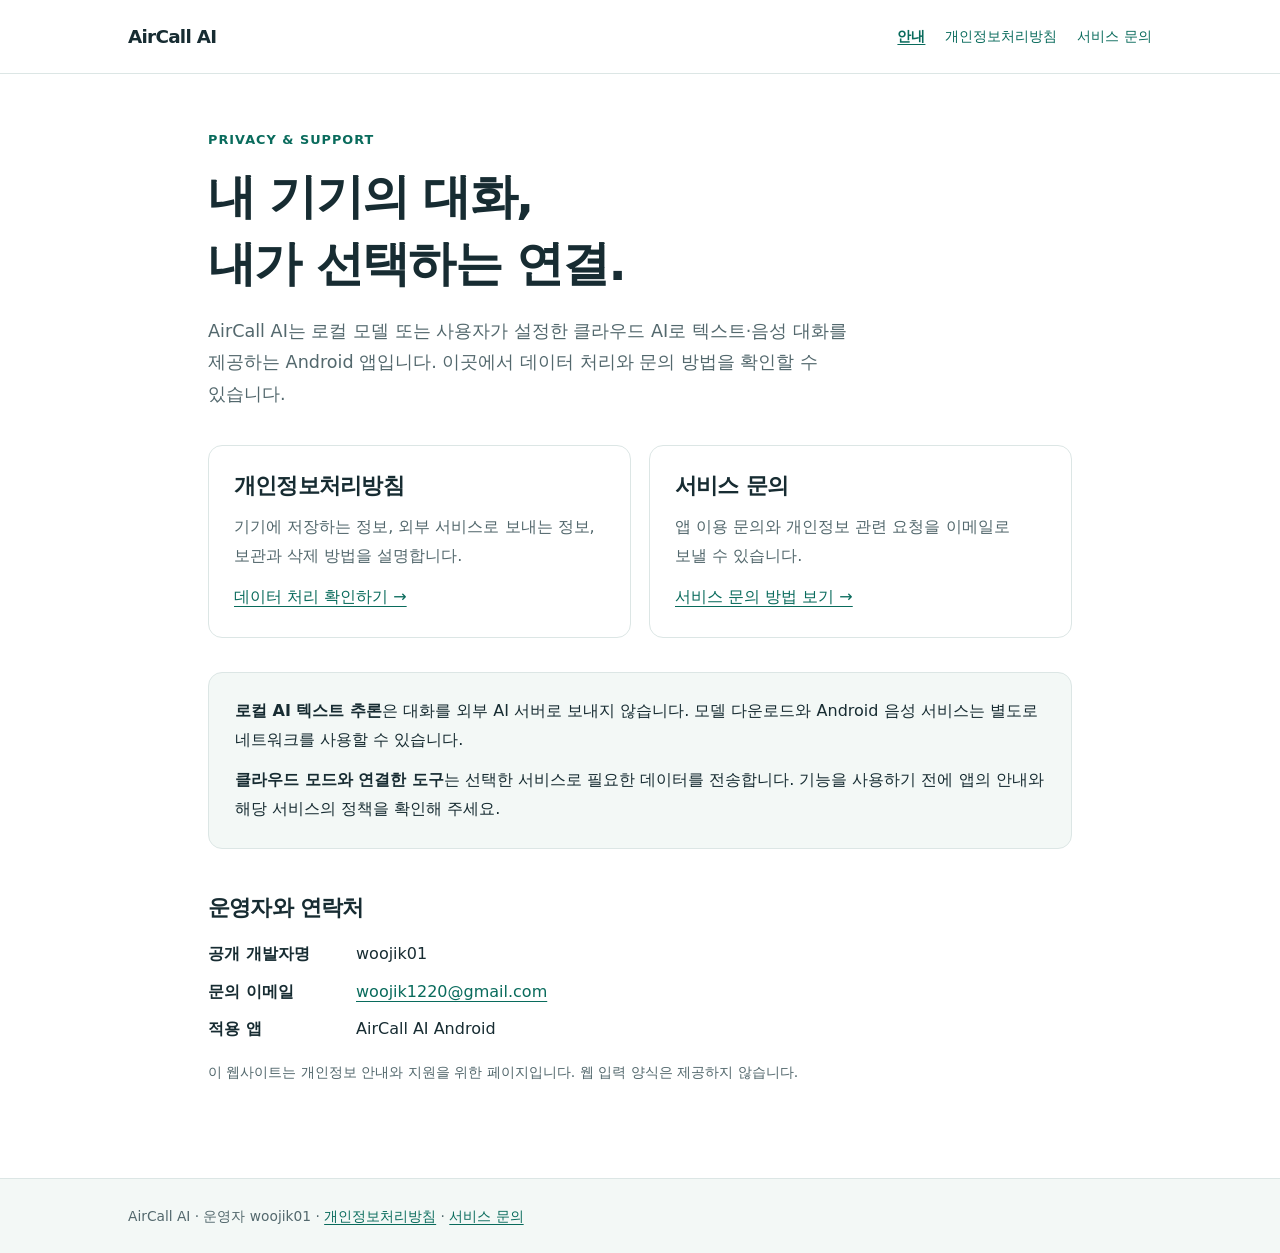
<file: index.html>
<!doctype html>
<html lang="ko">
<head>
  <meta charset="utf-8">
  <meta name="viewport" content="width=device-width, initial-scale=1">
  <meta name="description" content="AirCall AI Android 앱의 개인정보처리방침, 지원 및 서비스 문의 안내입니다.">
  <meta name="referrer" content="strict-origin-when-cross-origin">
  <meta http-equiv="Content-Security-Policy" content="default-src 'self'; script-src 'none'; style-src 'self'; object-src 'none'; base-uri 'self'; form-action 'none'">
  <title>AirCall AI · 개인정보와 지원</title>
  <link rel="stylesheet" href="site.css">
</head>
<body>
  <a class="skip" href="#main">본문으로 이동</a>
  <header class="site-header"><div class="bar">
    <a class="brand" href="index.html">AirCall AI</a>
    <nav aria-label="주 메뉴"><a href="index.html" aria-current="page">안내</a><a href="privacy-policy.html">개인정보처리방침</a><a href="support.html">서비스 문의</a></nav>
  </div></header>
  <main id="main">
    <div class="eyebrow">Privacy &amp; Support</div>
    <h1>내 기기의 대화,<br>내가 선택하는 연결.</h1>
    <p class="lead">AirCall AI는 로컬 모델 또는 사용자가 설정한 클라우드 AI로 텍스트·음성 대화를 제공하는 Android 앱입니다. 이곳에서 데이터 처리와 문의 방법을 확인할 수 있습니다.</p>
    <div class="cards">
      <section class="card"><h2>개인정보처리방침</h2><p>기기에 저장하는 정보, 외부 서비스로 보내는 정보, 보관과 삭제 방법을 설명합니다.</p><a href="privacy-policy.html">데이터 처리 확인하기 →</a></section>
      <section class="card"><h2>서비스 문의</h2><p>앱 이용 문의와 개인정보 관련 요청을 이메일로 보낼 수 있습니다.</p><a href="support.html">서비스 문의 방법 보기 →</a></section>
    </div>
    <section class="panel" aria-label="주요 안내">
      <p><strong>로컬 AI 텍스트 추론</strong>은 대화를 외부 AI 서버로 보내지 않습니다. 모델 다운로드와 Android 음성 서비스는 별도로 네트워크를 사용할 수 있습니다.</p>
      <p><strong>클라우드 모드와 연결한 도구</strong>는 선택한 서비스로 필요한 데이터를 전송합니다. 기능을 사용하기 전에 앱의 안내와 해당 서비스의 정책을 확인해 주세요.</p>
    </section>
    <h2>운영자와 연락처</h2>
    <dl><dt>공개 개발자명</dt><dd>woojik01</dd><dt>문의 이메일</dt><dd><a href="mailto:woojik1220@gmail.com">woojik1220@gmail.com</a></dd><dt>적용 앱</dt><dd>AirCall AI Android</dd></dl>
    <p class="small">이 웹사이트는 개인정보 안내와 지원을 위한 페이지입니다. 웹 입력 양식은 제공하지 않습니다.</p>
  </main>
  <footer><div class="footer-inner">AirCall AI · 운영자 woojik01 · <a href="privacy-policy.html">개인정보처리방침</a> · <a href="support.html">서비스 문의</a></div></footer>
</body>
</html>
</file>
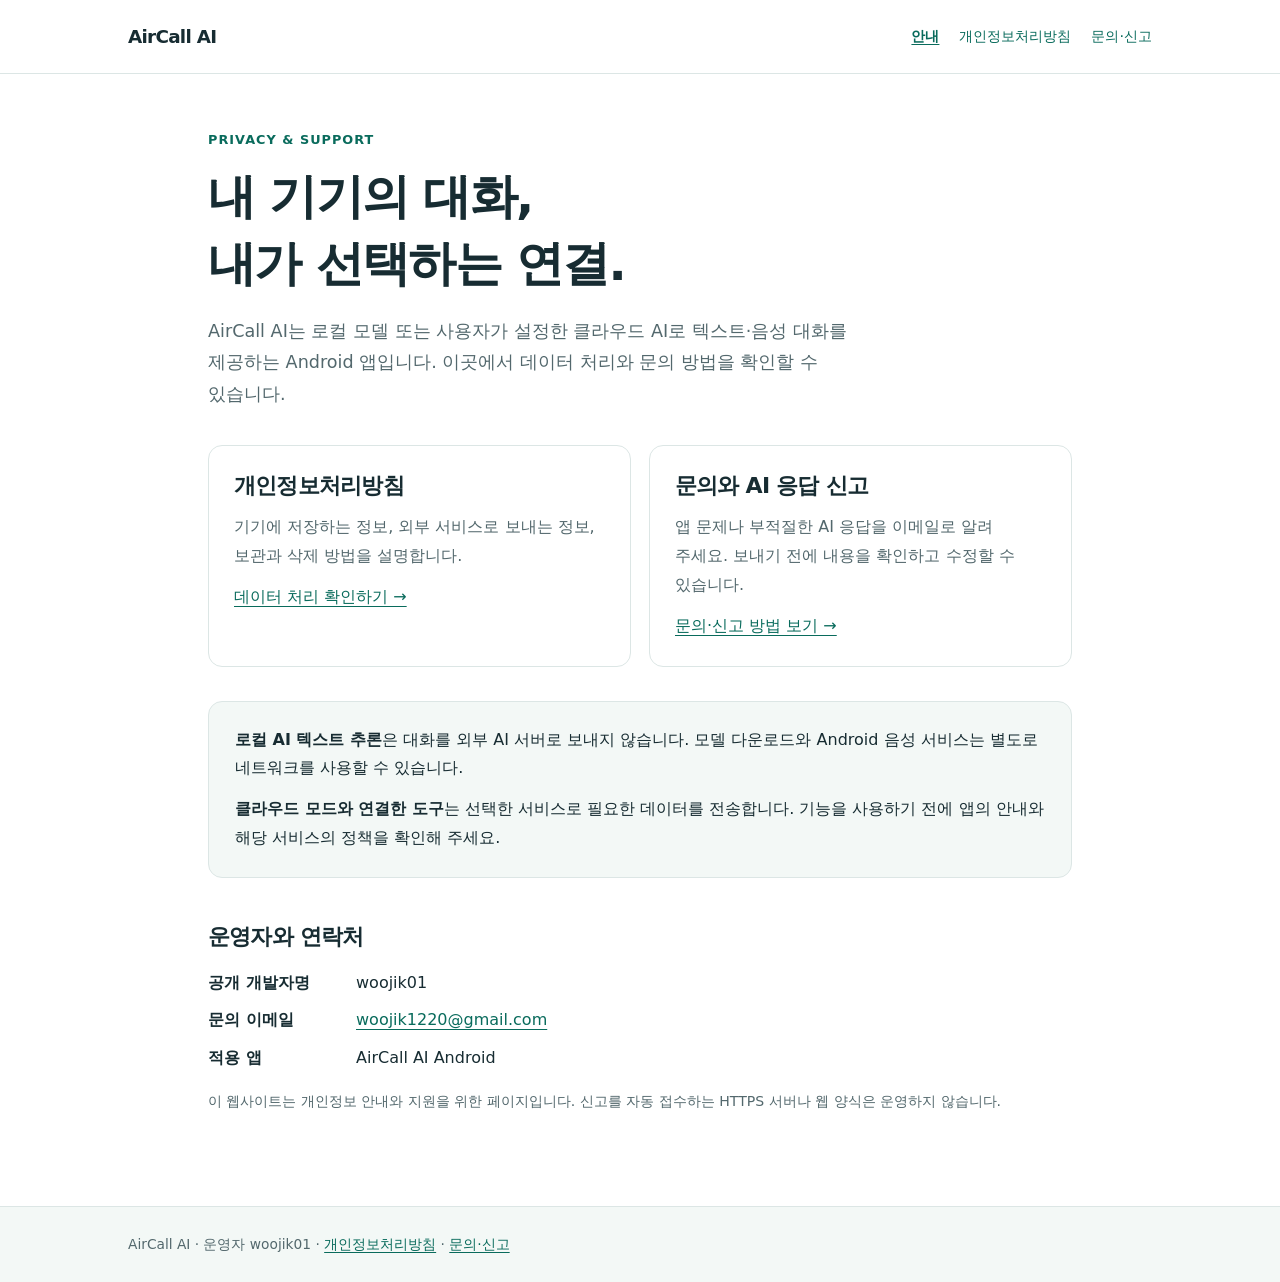
<file: docs/index.html>
<!doctype html>
<html lang="ko">
<head>
  <meta charset="utf-8">
  <meta name="viewport" content="width=device-width, initial-scale=1">
  <meta name="description" content="AirCall AI Android 앱의 개인정보처리방침, 지원 및 AI 응답 신고 안내입니다.">
  <meta name="referrer" content="strict-origin-when-cross-origin">
  <meta http-equiv="Content-Security-Policy" content="default-src 'self'; script-src 'none'; style-src 'self'; object-src 'none'; base-uri 'self'; form-action 'none'">
  <title>AirCall AI · 개인정보와 지원</title>
  <link rel="stylesheet" href="site.css">
</head>
<body>
  <a class="skip" href="#main">본문으로 이동</a>
  <header class="site-header"><div class="bar">
    <a class="brand" href="index.html">AirCall AI</a>
    <nav aria-label="주 메뉴"><a href="index.html" aria-current="page">안내</a><a href="privacy-policy.html">개인정보처리방침</a><a href="support.html">문의·신고</a></nav>
  </div></header>
  <main id="main">
    <div class="eyebrow">Privacy &amp; Support</div>
    <h1>내 기기의 대화,<br>내가 선택하는 연결.</h1>
    <p class="lead">AirCall AI는 로컬 모델 또는 사용자가 설정한 클라우드 AI로 텍스트·음성 대화를 제공하는 Android 앱입니다. 이곳에서 데이터 처리와 문의 방법을 확인할 수 있습니다.</p>
    <div class="cards">
      <section class="card"><h2>개인정보처리방침</h2><p>기기에 저장하는 정보, 외부 서비스로 보내는 정보, 보관과 삭제 방법을 설명합니다.</p><a href="privacy-policy.html">데이터 처리 확인하기 →</a></section>
      <section class="card"><h2>문의와 AI 응답 신고</h2><p>앱 문제나 부적절한 AI 응답을 이메일로 알려 주세요. 보내기 전에 내용을 확인하고 수정할 수 있습니다.</p><a href="support.html">문의·신고 방법 보기 →</a></section>
    </div>
    <section class="panel" aria-label="주요 안내">
      <p><strong>로컬 AI 텍스트 추론</strong>은 대화를 외부 AI 서버로 보내지 않습니다. 모델 다운로드와 Android 음성 서비스는 별도로 네트워크를 사용할 수 있습니다.</p>
      <p><strong>클라우드 모드와 연결한 도구</strong>는 선택한 서비스로 필요한 데이터를 전송합니다. 기능을 사용하기 전에 앱의 안내와 해당 서비스의 정책을 확인해 주세요.</p>
    </section>
    <h2>운영자와 연락처</h2>
    <dl><dt>공개 개발자명</dt><dd>woojik01</dd><dt>문의 이메일</dt><dd><a href="mailto:woojik1220@gmail.com">woojik1220@gmail.com</a></dd><dt>적용 앱</dt><dd>AirCall AI Android</dd></dl>
    <p class="small">이 웹사이트는 개인정보 안내와 지원을 위한 페이지입니다. 신고를 자동 접수하는 HTTPS 서버나 웹 양식은 운영하지 않습니다.</p>
  </main>
  <footer><div class="footer-inner">AirCall AI · 운영자 woojik01 · <a href="privacy-policy.html">개인정보처리방침</a> · <a href="support.html">문의·신고</a></div></footer>
</body>
</html>
</file>
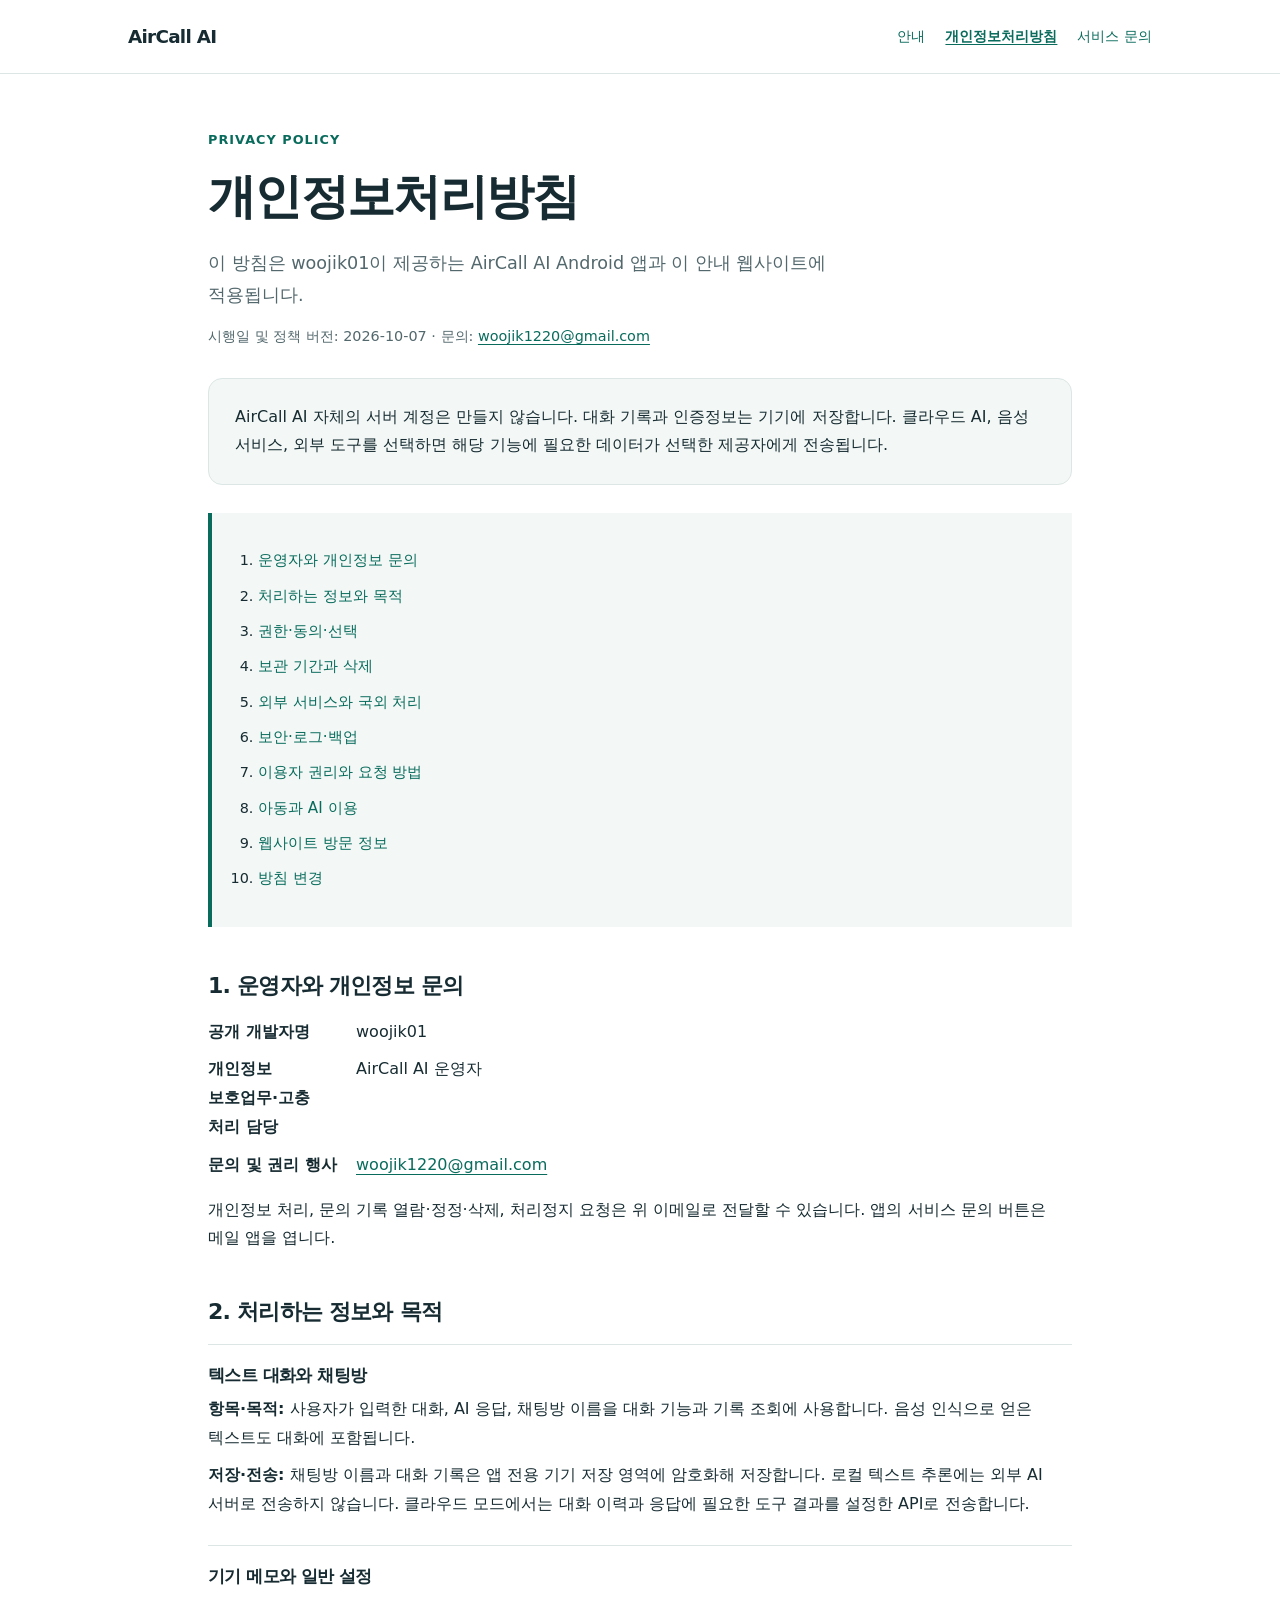
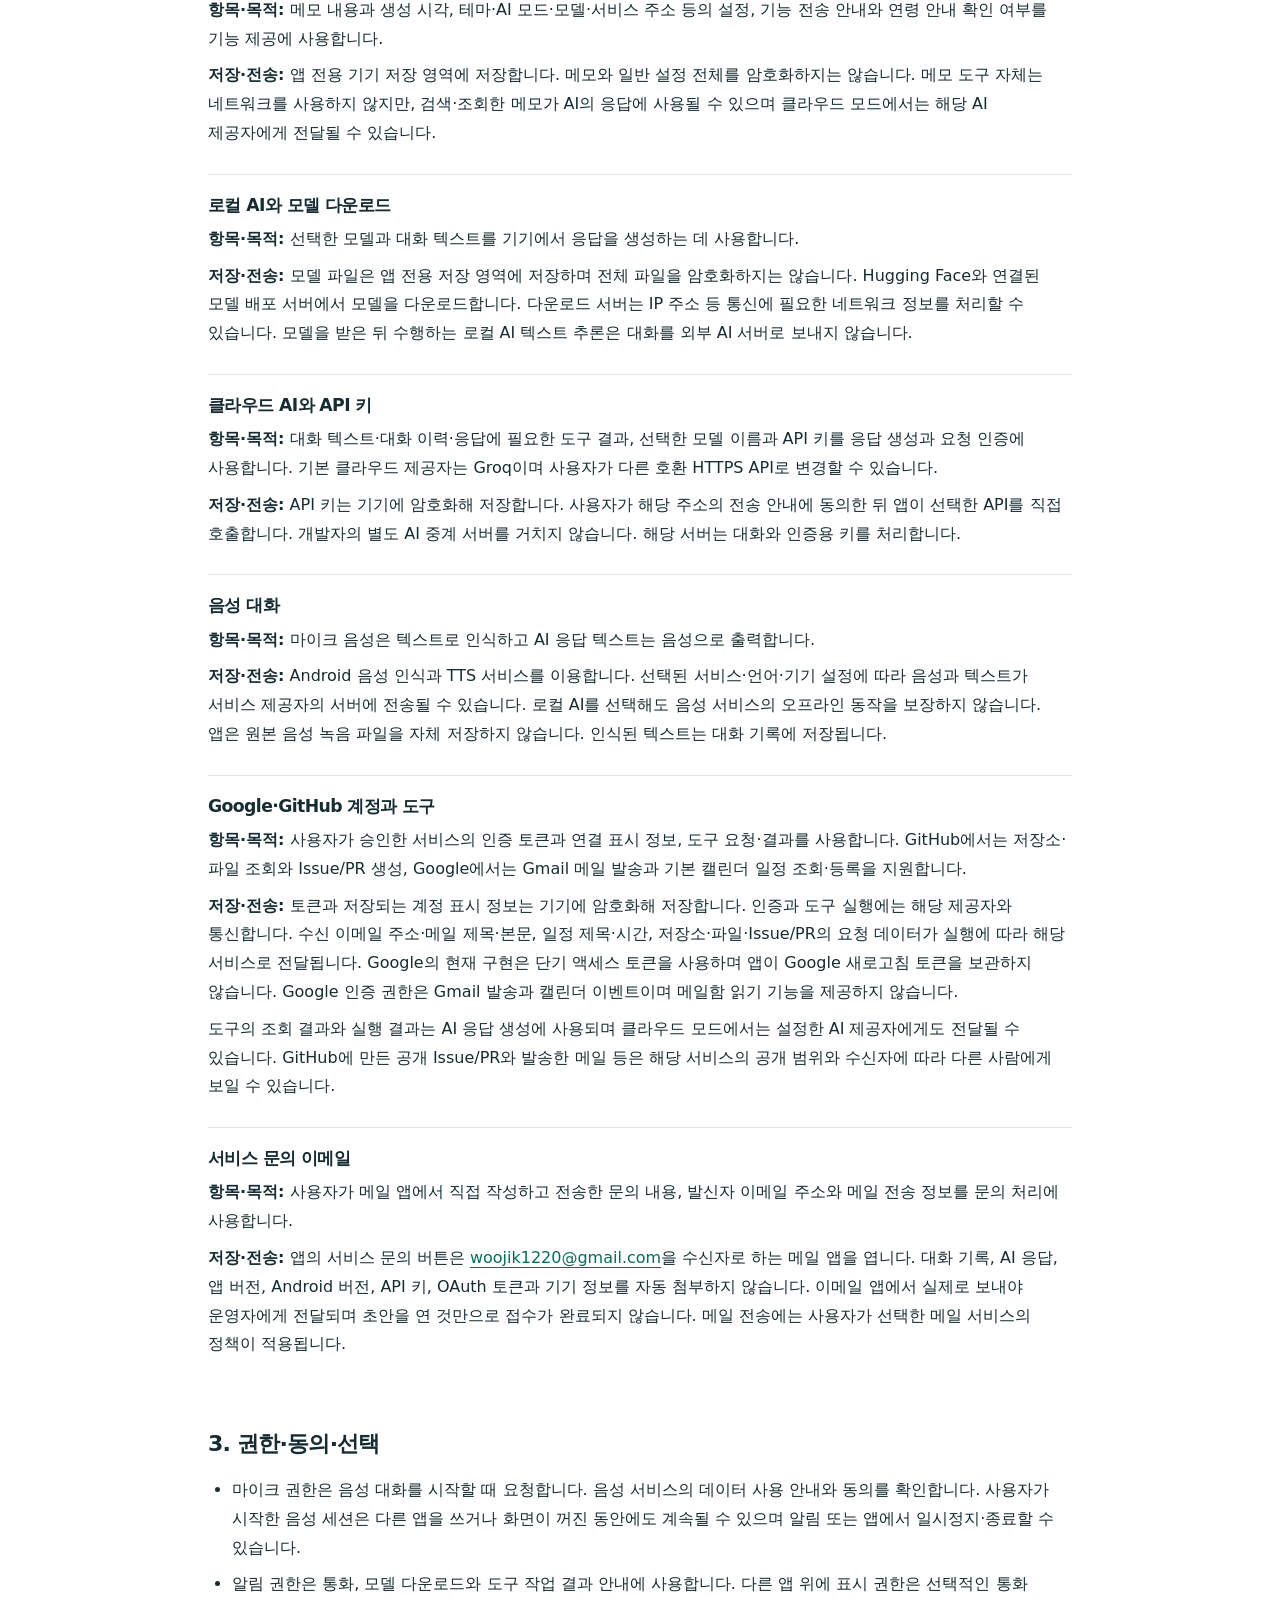
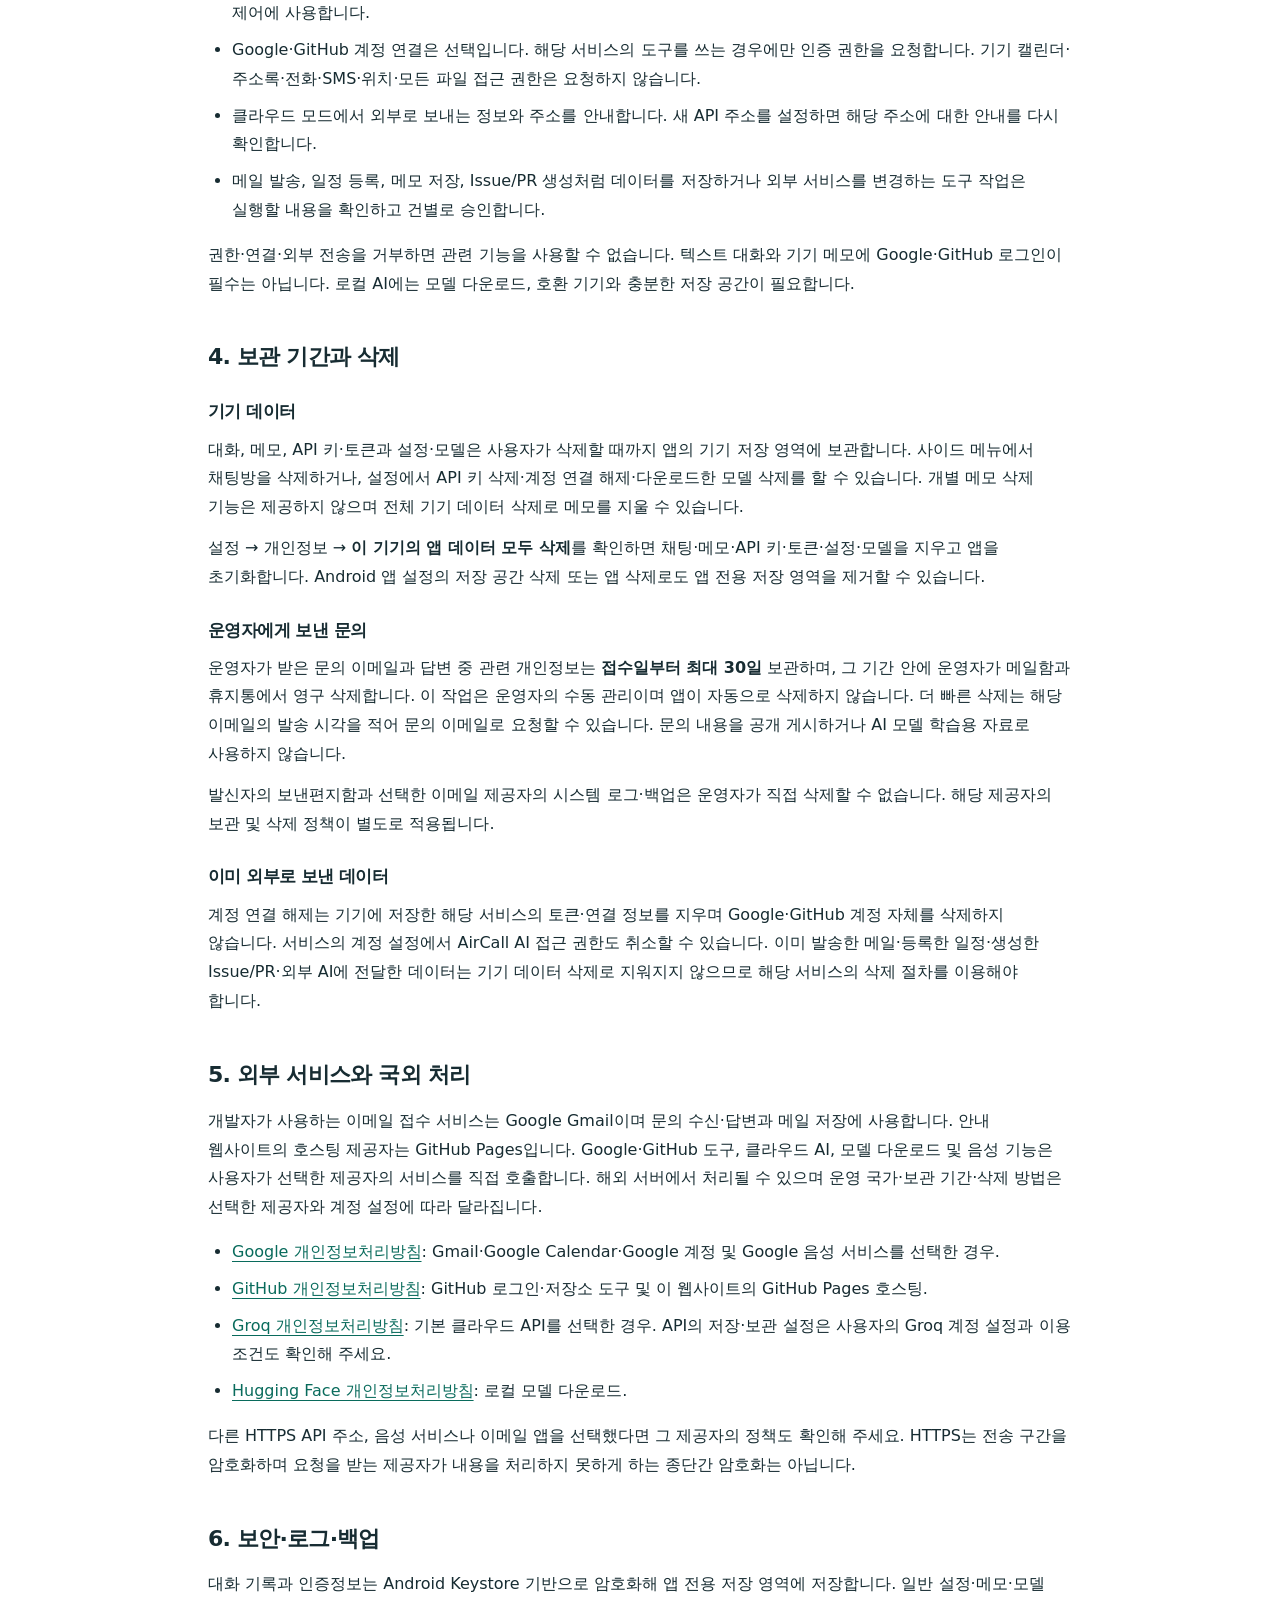
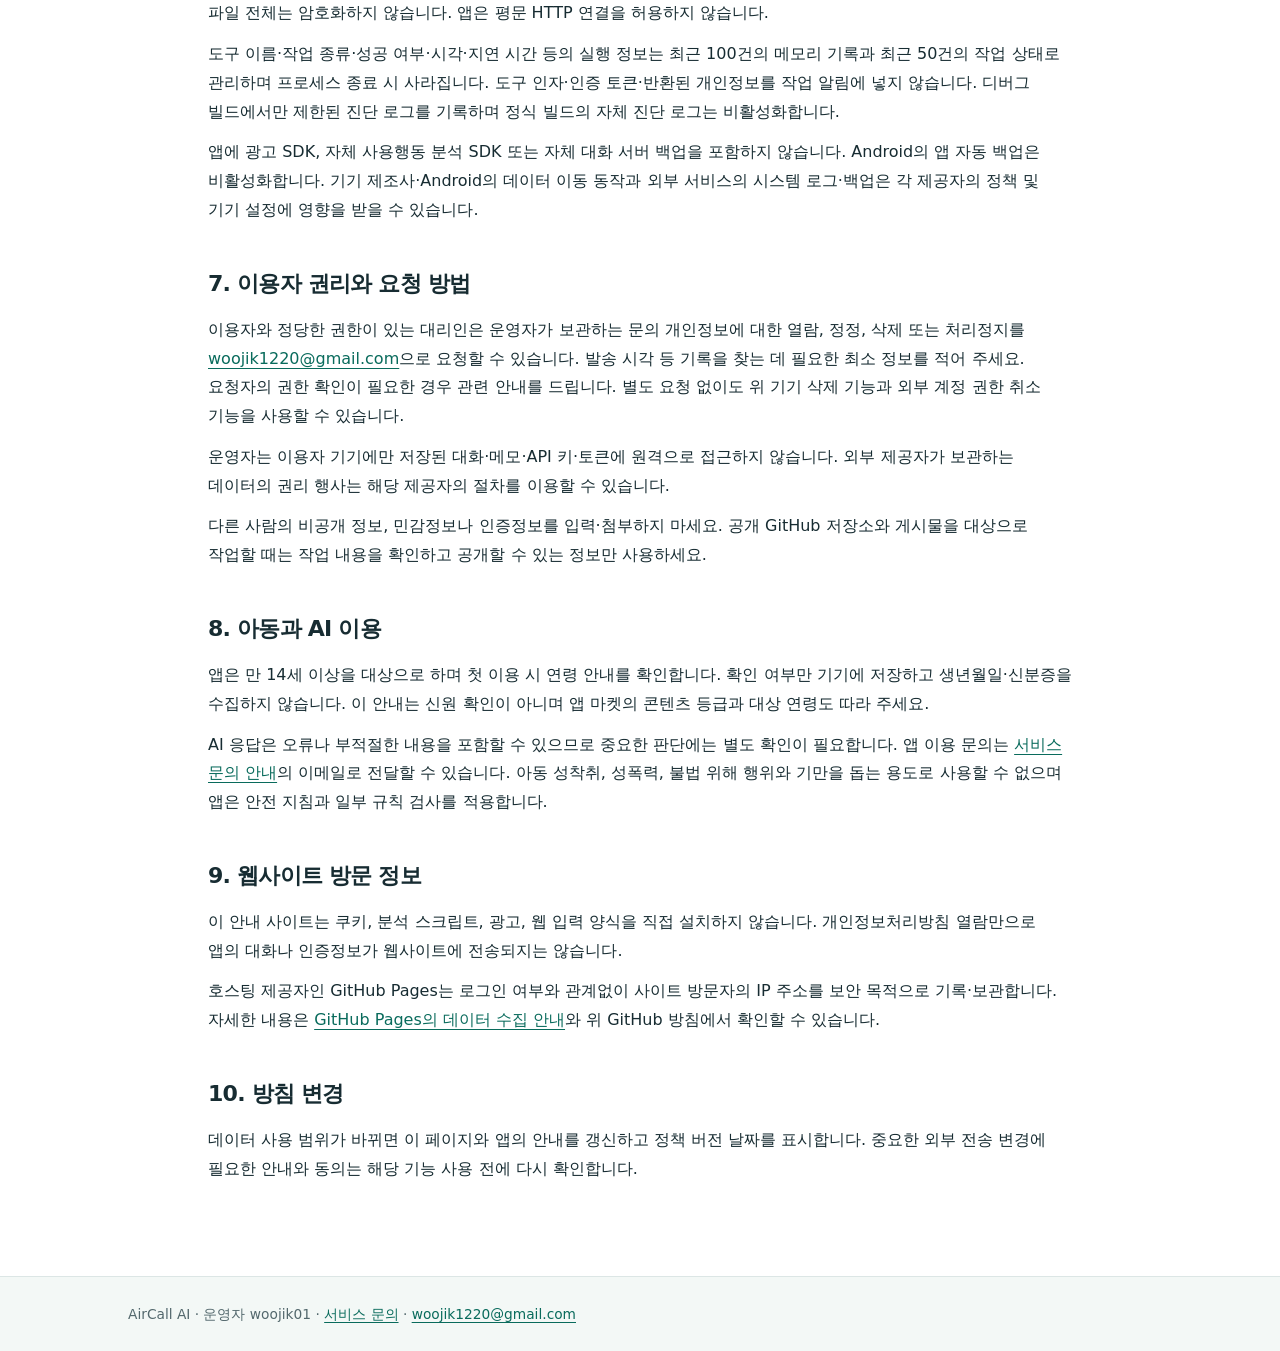
<file: privacy-policy.html>
<!doctype html>
<html lang="ko">
<head>
  <meta charset="utf-8">
  <meta name="viewport" content="width=device-width, initial-scale=1">
  <meta name="description" content="AirCall AI Android 앱의 개인정보 처리 목적, 항목, 외부 전송, 보관 기간과 삭제 방법입니다.">
  <meta name="referrer" content="strict-origin-when-cross-origin">
  <meta http-equiv="Content-Security-Policy" content="default-src 'self'; script-src 'none'; style-src 'self'; object-src 'none'; base-uri 'self'; form-action 'none'">
  <title>개인정보처리방침 · AirCall AI</title>
  <link rel="stylesheet" href="site.css">
</head>
<body>
  <a class="skip" href="#main">본문으로 이동</a>
  <header class="site-header"><div class="bar">
    <a class="brand" href="index.html">AirCall AI</a>
    <nav aria-label="주 메뉴"><a href="index.html">안내</a><a href="privacy-policy.html" aria-current="page">개인정보처리방침</a><a href="support.html">서비스 문의</a></nav>
  </div></header>
  <main id="main">
    <div class="eyebrow">Privacy Policy</div>
    <h1>개인정보처리방침</h1>
    <p class="lead">이 방침은 woojik01이 제공하는 AirCall AI Android 앱과 이 안내 웹사이트에 적용됩니다.</p>
    <p class="meta">시행일 및 정책 버전: 2026-10-07 · 문의: <a href="mailto:woojik1220@gmail.com">woojik1220@gmail.com</a></p>
    <div class="panel"><p>AirCall AI 자체의 서버 계정은 만들지 않습니다. 대화 기록과 인증정보는 기기에 저장합니다. 클라우드 AI, 음성 서비스, 외부 도구를 선택하면 해당 기능에 필요한 데이터가 선택한 제공자에게 전송됩니다.</p></div>
    <nav class="toc" aria-label="이 방침의 목차"><ol>
      <li><a href="#controller">운영자와 개인정보 문의</a></li><li><a href="#data">처리하는 정보와 목적</a></li><li><a href="#choices">권한·동의·선택</a></li><li><a href="#retention">보관 기간과 삭제</a></li><li><a href="#services">외부 서비스와 국외 처리</a></li><li><a href="#security">보안·로그·백업</a></li><li><a href="#rights">이용자 권리와 요청 방법</a></li><li><a href="#children">아동과 AI 이용</a></li><li><a href="#website">웹사이트 방문 정보</a></li><li><a href="#changes">방침 변경</a></li>
    </ol></nav>

    <section id="controller"><h2>1. 운영자와 개인정보 문의</h2>
      <dl><dt>공개 개발자명</dt><dd>woojik01</dd><dt>개인정보 보호업무·고충 처리 담당</dt><dd>AirCall AI 운영자</dd><dt>문의 및 권리 행사</dt><dd><a href="mailto:woojik1220@gmail.com">woojik1220@gmail.com</a></dd></dl>
      <p>개인정보 처리, 문의 기록 열람·정정·삭제, 처리정지 요청은 위 이메일로 전달할 수 있습니다. 앱의 서비스 문의 버튼은 메일 앱을 엽니다.</p>
    </section>

    <section id="data"><h2>2. 처리하는 정보와 목적</h2>
      <article class="data-flow"><h3>텍스트 대화와 채팅방</h3><p><span class="label">항목·목적:</span> 사용자가 입력한 대화, AI 응답, 채팅방 이름을 대화 기능과 기록 조회에 사용합니다. 음성 인식으로 얻은 텍스트도 대화에 포함됩니다.</p><p><span class="label">저장·전송:</span> 채팅방 이름과 대화 기록은 앱 전용 기기 저장 영역에 암호화해 저장합니다. 로컬 텍스트 추론에는 외부 AI 서버로 전송하지 않습니다. 클라우드 모드에서는 대화 이력과 응답에 필요한 도구 결과를 설정한 API로 전송합니다.</p></article>
      <article class="data-flow"><h3>기기 메모와 일반 설정</h3><p><span class="label">항목·목적:</span> 메모 내용과 생성 시각, 테마·AI 모드·모델·서비스 주소 등의 설정, 기능 전송 안내와 연령 안내 확인 여부를 기능 제공에 사용합니다.</p><p><span class="label">저장·전송:</span> 앱 전용 기기 저장 영역에 저장합니다. 메모와 일반 설정 전체를 암호화하지는 않습니다. 메모 도구 자체는 네트워크를 사용하지 않지만, 검색·조회한 메모가 AI의 응답에 사용될 수 있으며 클라우드 모드에서는 해당 AI 제공자에게 전달될 수 있습니다.</p></article>
      <article class="data-flow"><h3>로컬 AI와 모델 다운로드</h3><p><span class="label">항목·목적:</span> 선택한 모델과 대화 텍스트를 기기에서 응답을 생성하는 데 사용합니다.</p><p><span class="label">저장·전송:</span> 모델 파일은 앱 전용 저장 영역에 저장하며 전체 파일을 암호화하지는 않습니다. Hugging Face와 연결된 모델 배포 서버에서 모델을 다운로드합니다. 다운로드 서버는 IP 주소 등 통신에 필요한 네트워크 정보를 처리할 수 있습니다. 모델을 받은 뒤 수행하는 로컬 AI 텍스트 추론은 대화를 외부 AI 서버로 보내지 않습니다.</p></article>
      <article class="data-flow"><h3>클라우드 AI와 API 키</h3><p><span class="label">항목·목적:</span> 대화 텍스트·대화 이력·응답에 필요한 도구 결과, 선택한 모델 이름과 API 키를 응답 생성과 요청 인증에 사용합니다. 기본 클라우드 제공자는 Groq이며 사용자가 다른 호환 HTTPS API로 변경할 수 있습니다.</p><p><span class="label">저장·전송:</span> API 키는 기기에 암호화해 저장합니다. 사용자가 해당 주소의 전송 안내에 동의한 뒤 앱이 선택한 API를 직접 호출합니다. 개발자의 별도 AI 중계 서버를 거치지 않습니다. 해당 서버는 대화와 인증용 키를 처리합니다.</p></article>
      <article class="data-flow"><h3>음성 대화</h3><p><span class="label">항목·목적:</span> 마이크 음성은 텍스트로 인식하고 AI 응답 텍스트는 음성으로 출력합니다.</p><p><span class="label">저장·전송:</span> Android 음성 인식과 TTS 서비스를 이용합니다. 선택된 서비스·언어·기기 설정에 따라 음성과 텍스트가 서비스 제공자의 서버에 전송될 수 있습니다. 로컬 AI를 선택해도 음성 서비스의 오프라인 동작을 보장하지 않습니다. 앱은 원본 음성 녹음 파일을 자체 저장하지 않습니다. 인식된 텍스트는 대화 기록에 저장됩니다.</p></article>
      <article class="data-flow"><h3>Google·GitHub 계정과 도구</h3><p><span class="label">항목·목적:</span> 사용자가 승인한 서비스의 인증 토큰과 연결 표시 정보, 도구 요청·결과를 사용합니다. GitHub에서는 저장소·파일 조회와 Issue/PR 생성, Google에서는 Gmail 메일 발송과 기본 캘린더 일정 조회·등록을 지원합니다.</p><p><span class="label">저장·전송:</span> 토큰과 저장되는 계정 표시 정보는 기기에 암호화해 저장합니다. 인증과 도구 실행에는 해당 제공자와 통신합니다. 수신 이메일 주소·메일 제목·본문, 일정 제목·시간, 저장소·파일·Issue/PR의 요청 데이터가 실행에 따라 해당 서비스로 전달됩니다. Google의 현재 구현은 단기 액세스 토큰을 사용하며 앱이 Google 새로고침 토큰을 보관하지 않습니다. Google 인증 권한은 Gmail 발송과 캘린더 이벤트이며 메일함 읽기 기능을 제공하지 않습니다.</p><p>도구의 조회 결과와 실행 결과는 AI 응답 생성에 사용되며 클라우드 모드에서는 설정한 AI 제공자에게도 전달될 수 있습니다. GitHub에 만든 공개 Issue/PR와 발송한 메일 등은 해당 서비스의 공개 범위와 수신자에 따라 다른 사람에게 보일 수 있습니다.</p></article>
      <article class="data-flow"><h3>서비스 문의 이메일</h3><p><span class="label">항목·목적:</span> 사용자가 메일 앱에서 직접 작성하고 전송한 문의 내용, 발신자 이메일 주소와 메일 전송 정보를 문의 처리에 사용합니다.</p><p><span class="label">저장·전송:</span> 앱의 서비스 문의 버튼은 <a href="mailto:woojik1220@gmail.com">woojik1220@gmail.com</a>을 수신자로 하는 메일 앱을 엽니다. 대화 기록, AI 응답, 앱 버전, Android 버전, API 키, OAuth 토큰과 기기 정보를 자동 첨부하지 않습니다. 이메일 앱에서 실제로 보내야 운영자에게 전달되며 초안을 연 것만으로 접수가 완료되지 않습니다. 메일 전송에는 사용자가 선택한 메일 서비스의 정책이 적용됩니다.</p></article>
    </section>

    <section id="choices"><h2>3. 권한·동의·선택</h2>
      <ul><li>마이크 권한은 음성 대화를 시작할 때 요청합니다. 음성 서비스의 데이터 사용 안내와 동의를 확인합니다. 사용자가 시작한 음성 세션은 다른 앱을 쓰거나 화면이 꺼진 동안에도 계속될 수 있으며 알림 또는 앱에서 일시정지·종료할 수 있습니다.</li><li>알림 권한은 통화, 모델 다운로드와 도구 작업 결과 안내에 사용합니다. 다른 앱 위에 표시 권한은 선택적인 통화 제어에 사용합니다.</li><li>Google·GitHub 계정 연결은 선택입니다. 해당 서비스의 도구를 쓰는 경우에만 인증 권한을 요청합니다. 기기 캘린더·주소록·전화·SMS·위치·모든 파일 접근 권한은 요청하지 않습니다.</li><li>클라우드 모드에서 외부로 보내는 정보와 주소를 안내합니다. 새 API 주소를 설정하면 해당 주소에 대한 안내를 다시 확인합니다.</li><li>메일 발송, 일정 등록, 메모 저장, Issue/PR 생성처럼 데이터를 저장하거나 외부 서비스를 변경하는 도구 작업은 실행할 내용을 확인하고 건별로 승인합니다.</li></ul>
      <p>권한·연결·외부 전송을 거부하면 관련 기능을 사용할 수 없습니다. 텍스트 대화와 기기 메모에 Google·GitHub 로그인이 필수는 아닙니다. 로컬 AI에는 모델 다운로드, 호환 기기와 충분한 저장 공간이 필요합니다.</p>
    </section>

    <section id="retention"><h2>4. 보관 기간과 삭제</h2>
      <h3>기기 데이터</h3><p>대화, 메모, API 키·토큰과 설정·모델은 사용자가 삭제할 때까지 앱의 기기 저장 영역에 보관합니다. 사이드 메뉴에서 채팅방을 삭제하거나, 설정에서 API 키 삭제·계정 연결 해제·다운로드한 모델 삭제를 할 수 있습니다. 개별 메모 삭제 기능은 제공하지 않으며 전체 기기 데이터 삭제로 메모를 지울 수 있습니다.</p>
      <p>설정 → 개인정보 → <strong>이 기기의 앱 데이터 모두 삭제</strong>를 확인하면 채팅·메모·API 키·토큰·설정·모델을 지우고 앱을 초기화합니다. Android 앱 설정의 저장 공간 삭제 또는 앱 삭제로도 앱 전용 저장 영역을 제거할 수 있습니다.</p>
      <h3>운영자에게 보낸 문의</h3><p>운영자가 받은 문의 이메일과 답변 중 관련 개인정보는 <strong>접수일부터 최대 30일</strong> 보관하며, 그 기간 안에 운영자가 메일함과 휴지통에서 영구 삭제합니다. 이 작업은 운영자의 수동 관리이며 앱이 자동으로 삭제하지 않습니다. 더 빠른 삭제는 해당 이메일의 발송 시각을 적어 문의 이메일로 요청할 수 있습니다. 문의 내용을 공개 게시하거나 AI 모델 학습용 자료로 사용하지 않습니다.</p>
      <p>발신자의 보낸편지함과 선택한 이메일 제공자의 시스템 로그·백업은 운영자가 직접 삭제할 수 없습니다. 해당 제공자의 보관 및 삭제 정책이 별도로 적용됩니다.</p>
      <h3>이미 외부로 보낸 데이터</h3><p>계정 연결 해제는 기기에 저장한 해당 서비스의 토큰·연결 정보를 지우며 Google·GitHub 계정 자체를 삭제하지 않습니다. 서비스의 계정 설정에서 AirCall AI 접근 권한도 취소할 수 있습니다. 이미 발송한 메일·등록한 일정·생성한 Issue/PR·외부 AI에 전달한 데이터는 기기 데이터 삭제로 지워지지 않으므로 해당 서비스의 삭제 절차를 이용해야 합니다.</p>
    </section>

    <section id="services"><h2>5. 외부 서비스와 국외 처리</h2>
      <p>개발자가 사용하는 이메일 접수 서비스는 Google Gmail이며 문의 수신·답변과 메일 저장에 사용합니다. 안내 웹사이트의 호스팅 제공자는 GitHub Pages입니다. Google·GitHub 도구, 클라우드 AI, 모델 다운로드 및 음성 기능은 사용자가 선택한 제공자의 서비스를 직접 호출합니다. 해외 서버에서 처리될 수 있으며 운영 국가·보관 기간·삭제 방법은 선택한 제공자와 계정 설정에 따라 달라집니다.</p>
      <ul><li><a href="https://policies.google.com/privacy?hl=ko">Google 개인정보처리방침</a>: Gmail·Google Calendar·Google 계정 및 Google 음성 서비스를 선택한 경우.</li><li><a href="https://docs.github.com/en/site-policy/privacy-policies/github-general-privacy-statement">GitHub 개인정보처리방침</a>: GitHub 로그인·저장소 도구 및 이 웹사이트의 GitHub Pages 호스팅.</li><li><a href="https://groq.com/privacy-policy">Groq 개인정보처리방침</a>: 기본 클라우드 API를 선택한 경우. API의 저장·보관 설정은 사용자의 Groq 계정 설정과 이용 조건도 확인해 주세요.</li><li><a href="https://huggingface.co/privacy">Hugging Face 개인정보처리방침</a>: 로컬 모델 다운로드.</li></ul>
      <p>다른 HTTPS API 주소, 음성 서비스나 이메일 앱을 선택했다면 그 제공자의 정책도 확인해 주세요. HTTPS는 전송 구간을 암호화하며 요청을 받는 제공자가 내용을 처리하지 못하게 하는 종단간 암호화는 아닙니다.</p>
    </section>

    <section id="security"><h2>6. 보안·로그·백업</h2>
      <p>대화 기록과 인증정보는 Android Keystore 기반으로 암호화해 앱 전용 저장 영역에 저장합니다. 일반 설정·메모·모델 파일 전체는 암호화하지 않습니다. 앱은 평문 HTTP 연결을 허용하지 않습니다.</p>
      <p>도구 이름·작업 종류·성공 여부·시각·지연 시간 등의 실행 정보는 최근 100건의 메모리 기록과 최근 50건의 작업 상태로 관리하며 프로세스 종료 시 사라집니다. 도구 인자·인증 토큰·반환된 개인정보를 작업 알림에 넣지 않습니다. 디버그 빌드에서만 제한된 진단 로그를 기록하며 정식 빌드의 자체 진단 로그는 비활성화합니다.</p>
      <p>앱에 광고 SDK, 자체 사용행동 분석 SDK 또는 자체 대화 서버 백업을 포함하지 않습니다. Android의 앱 자동 백업은 비활성화합니다. 기기 제조사·Android의 데이터 이동 동작과 외부 서비스의 시스템 로그·백업은 각 제공자의 정책 및 기기 설정에 영향을 받을 수 있습니다.</p>
    </section>

    <section id="rights"><h2>7. 이용자 권리와 요청 방법</h2>
      <p>이용자와 정당한 권한이 있는 대리인은 운영자가 보관하는 문의 개인정보에 대한 열람, 정정, 삭제 또는 처리정지를 <a href="mailto:woojik1220@gmail.com">woojik1220@gmail.com</a>으로 요청할 수 있습니다. 발송 시각 등 기록을 찾는 데 필요한 최소 정보를 적어 주세요. 요청자의 권한 확인이 필요한 경우 관련 안내를 드립니다. 별도 요청 없이도 위 기기 삭제 기능과 외부 계정 권한 취소 기능을 사용할 수 있습니다.</p>
      <p>운영자는 이용자 기기에만 저장된 대화·메모·API 키·토큰에 원격으로 접근하지 않습니다. 외부 제공자가 보관하는 데이터의 권리 행사는 해당 제공자의 절차를 이용할 수 있습니다.</p>
      <p>다른 사람의 비공개 정보, 민감정보나 인증정보를 입력·첨부하지 마세요. 공개 GitHub 저장소와 게시물을 대상으로 작업할 때는 작업 내용을 확인하고 공개할 수 있는 정보만 사용하세요.</p>
    </section>

    <section id="children"><h2>8. 아동과 AI 이용</h2>
      <p>앱은 만 14세 이상을 대상으로 하며 첫 이용 시 연령 안내를 확인합니다. 확인 여부만 기기에 저장하고 생년월일·신분증을 수집하지 않습니다. 이 안내는 신원 확인이 아니며 앱 마켓의 콘텐츠 등급과 대상 연령도 따라 주세요.</p>
      <p>AI 응답은 오류나 부적절한 내용을 포함할 수 있으므로 중요한 판단에는 별도 확인이 필요합니다. 앱 이용 문의는 <a href="support.html">서비스 문의 안내</a>의 이메일로 전달할 수 있습니다. 아동 성착취, 성폭력, 불법 위해 행위와 기만을 돕는 용도로 사용할 수 없으며 앱은 안전 지침과 일부 규칙 검사를 적용합니다.</p>
    </section>

    <section id="website"><h2>9. 웹사이트 방문 정보</h2>
      <p>이 안내 사이트는 쿠키, 분석 스크립트, 광고, 웹 입력 양식을 직접 설치하지 않습니다. 개인정보처리방침 열람만으로 앱의 대화나 인증정보가 웹사이트에 전송되지는 않습니다.</p>
      <p>호스팅 제공자인 GitHub Pages는 로그인 여부와 관계없이 사이트 방문자의 IP 주소를 보안 목적으로 기록·보관합니다. 자세한 내용은 <a href="https://docs.github.com/en/pages/getting-started-with-github-pages/what-is-github-pages#data-collection">GitHub Pages의 데이터 수집 안내</a>와 위 GitHub 방침에서 확인할 수 있습니다.</p>
    </section>

    <section id="changes"><h2>10. 방침 변경</h2><p>데이터 사용 범위가 바뀌면 이 페이지와 앱의 안내를 갱신하고 정책 버전 날짜를 표시합니다. 중요한 외부 전송 변경에 필요한 안내와 동의는 해당 기능 사용 전에 다시 확인합니다.</p></section>
  </main>
  <footer><div class="footer-inner">AirCall AI · 운영자 woojik01 · <a href="support.html">서비스 문의</a> · <a href="mailto:woojik1220@gmail.com">woojik1220@gmail.com</a></div></footer>
</body>
</html>
</file>
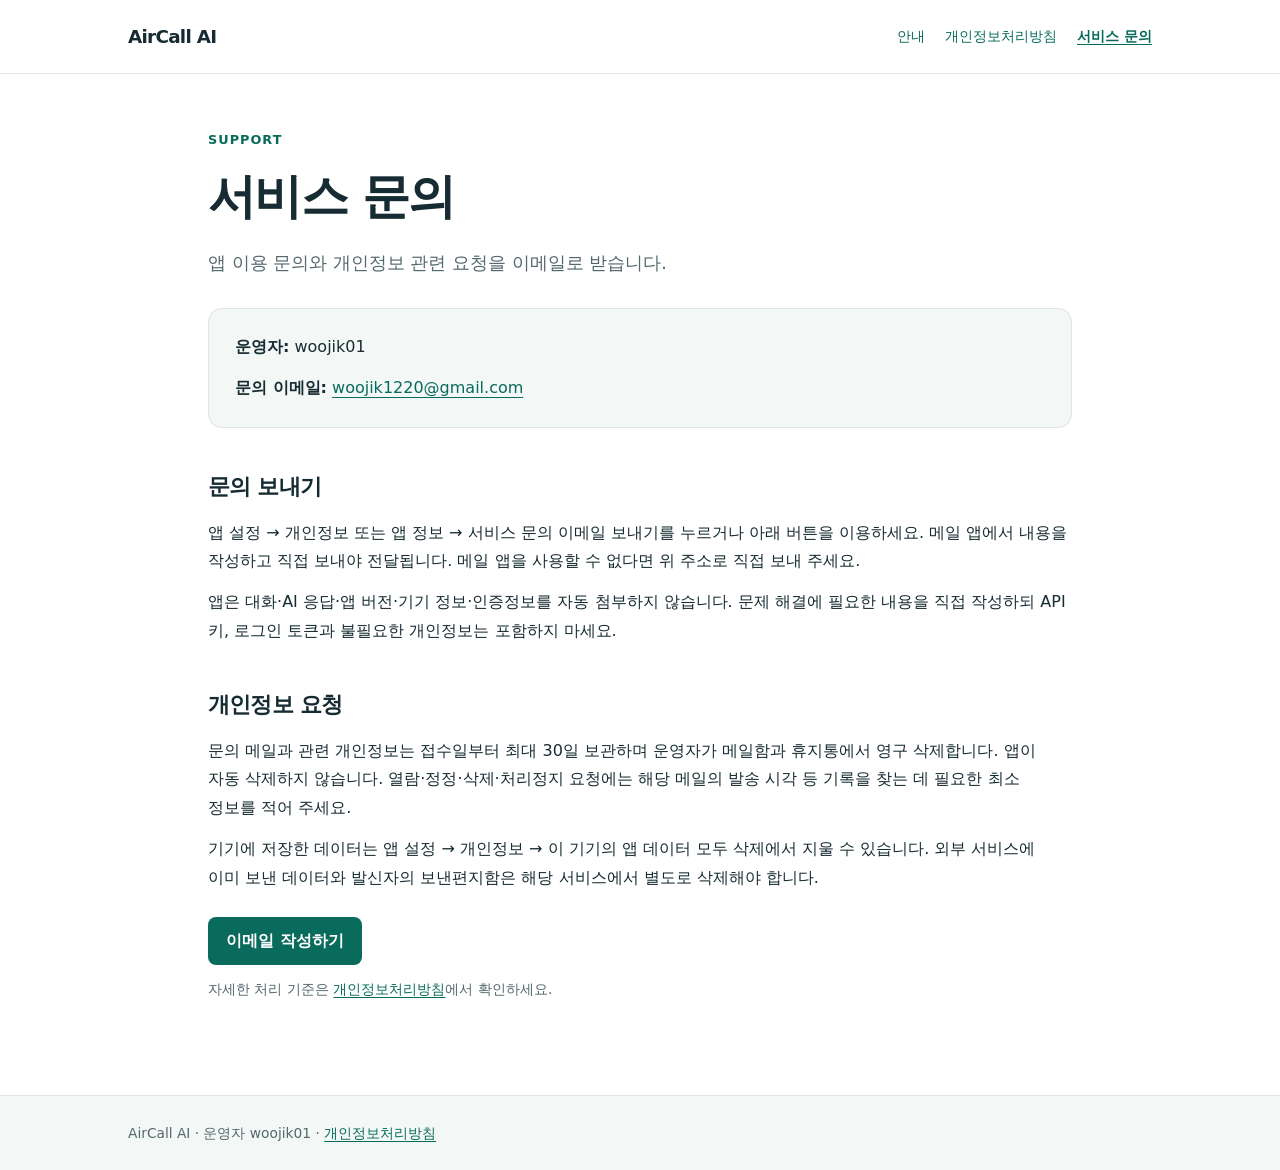
<file: support.html>
<!doctype html>
<html lang="ko">
<head>
  <meta charset="utf-8">
  <meta name="viewport" content="width=device-width, initial-scale=1">
  <meta name="description" content="AirCall AI 앱 이용 문의와 개인정보 요청 방법입니다.">
  <meta name="referrer" content="strict-origin-when-cross-origin">
  <meta http-equiv="Content-Security-Policy" content="default-src 'self'; script-src 'none'; style-src 'self'; object-src 'none'; base-uri 'self'; form-action 'none'">
  <title>서비스 문의 · AirCall AI</title>
  <link rel="stylesheet" href="site.css">
</head>
<body>
  <a class="skip" href="#main">본문으로 이동</a>
  <header class="site-header"><div class="bar">
    <a class="brand" href="index.html">AirCall AI</a>
    <nav aria-label="주 메뉴"><a href="index.html">안내</a><a href="privacy-policy.html">개인정보처리방침</a><a href="support.html" aria-current="page">서비스 문의</a></nav>
  </div></header>
  <main id="main">
    <div class="eyebrow">Support</div><h1>서비스 문의</h1>
    <p class="lead">앱 이용 문의와 개인정보 관련 요청을 이메일로 받습니다.</p>
    <div class="panel"><p><strong>운영자:</strong> woojik01</p><p><strong>문의 이메일:</strong> <a href="mailto:woojik1220@gmail.com">woojik1220@gmail.com</a></p></div>
    <h2>문의 보내기</h2>
    <p>앱 설정 → 개인정보 또는 앱 정보 → 서비스 문의 이메일 보내기를 누르거나 아래 버튼을 이용하세요. 메일 앱에서 내용을 작성하고 직접 보내야 전달됩니다. 메일 앱을 사용할 수 없다면 위 주소로 직접 보내 주세요.</p>
    <p>앱은 대화·AI 응답·앱 버전·기기 정보·인증정보를 자동 첨부하지 않습니다. 문제 해결에 필요한 내용을 직접 작성하되 API 키, 로그인 토큰과 불필요한 개인정보는 포함하지 마세요.</p>
    <h2>개인정보 요청</h2>
    <p>문의 메일과 관련 개인정보는 접수일부터 최대 30일 보관하며 운영자가 메일함과 휴지통에서 영구 삭제합니다. 앱이 자동 삭제하지 않습니다. 열람·정정·삭제·처리정지 요청에는 해당 메일의 발송 시각 등 기록을 찾는 데 필요한 최소 정보를 적어 주세요.</p>
    <p>기기에 저장한 데이터는 앱 설정 → 개인정보 → 이 기기의 앱 데이터 모두 삭제에서 지울 수 있습니다. 외부 서비스에 이미 보낸 데이터와 발신자의 보낸편지함은 해당 서비스에서 별도로 삭제해야 합니다.</p>
    <a class="button" href="mailto:woojik1220@gmail.com?subject=AirCall%20AI%20%EB%AC%B8%EC%9D%98">이메일 작성하기</a>
    <p class="small">자세한 처리 기준은 <a href="privacy-policy.html">개인정보처리방침</a>에서 확인하세요.</p>
  </main>
  <footer><div class="footer-inner">AirCall AI · 운영자 woojik01 · <a href="privacy-policy.html">개인정보처리방침</a></div></footer>
</body>
</html>
</file>
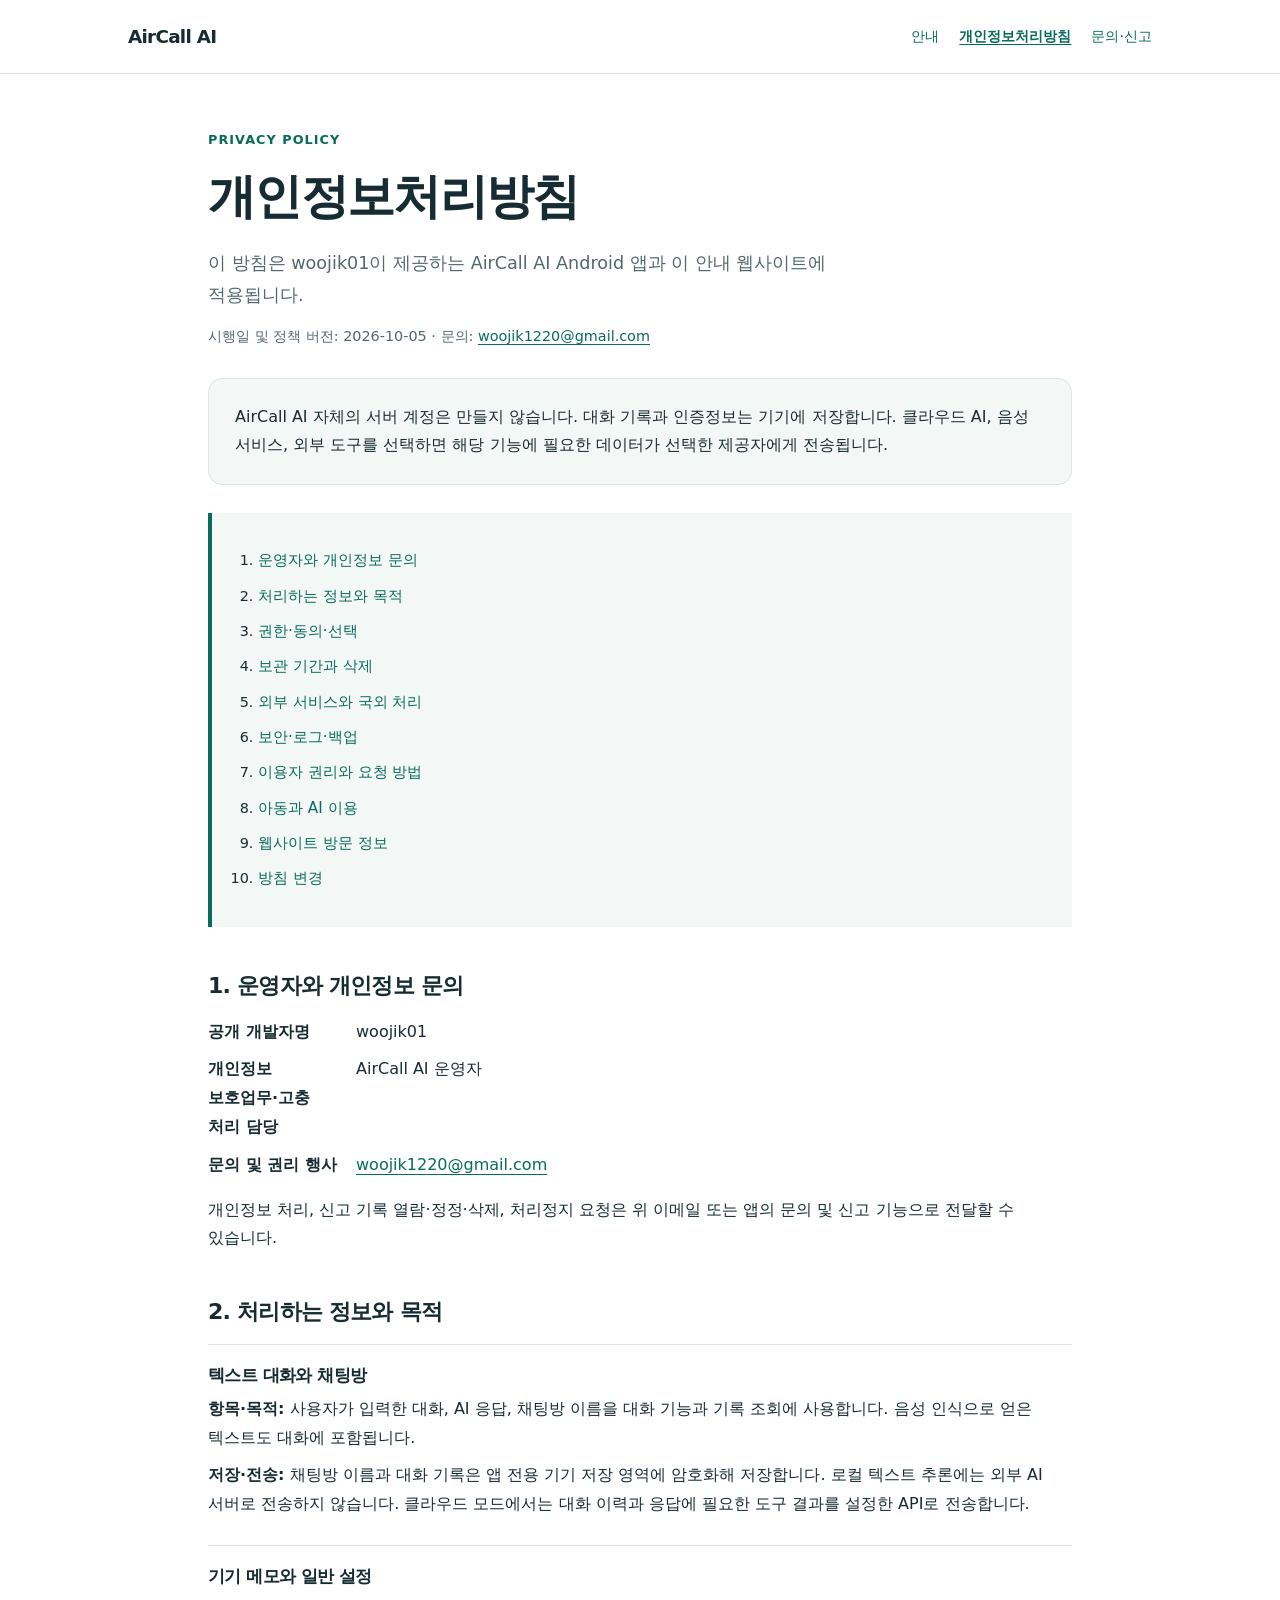
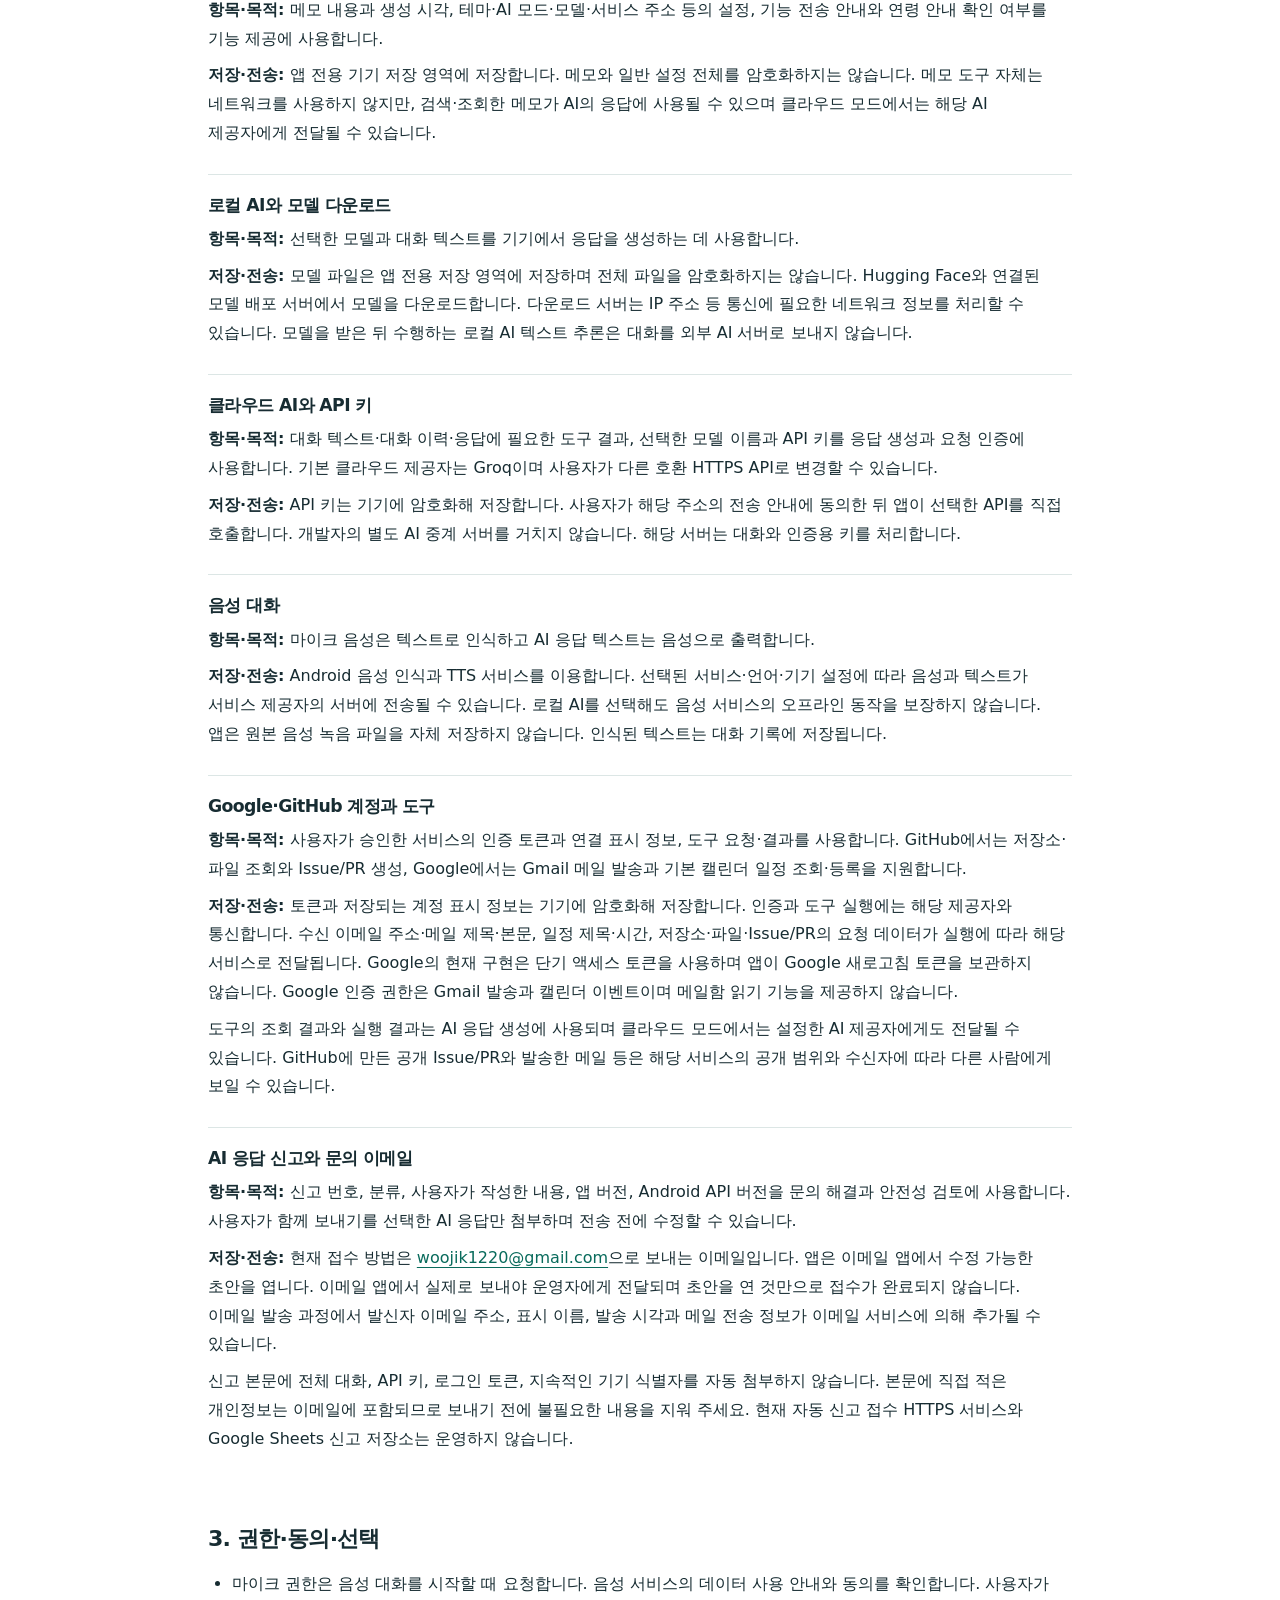
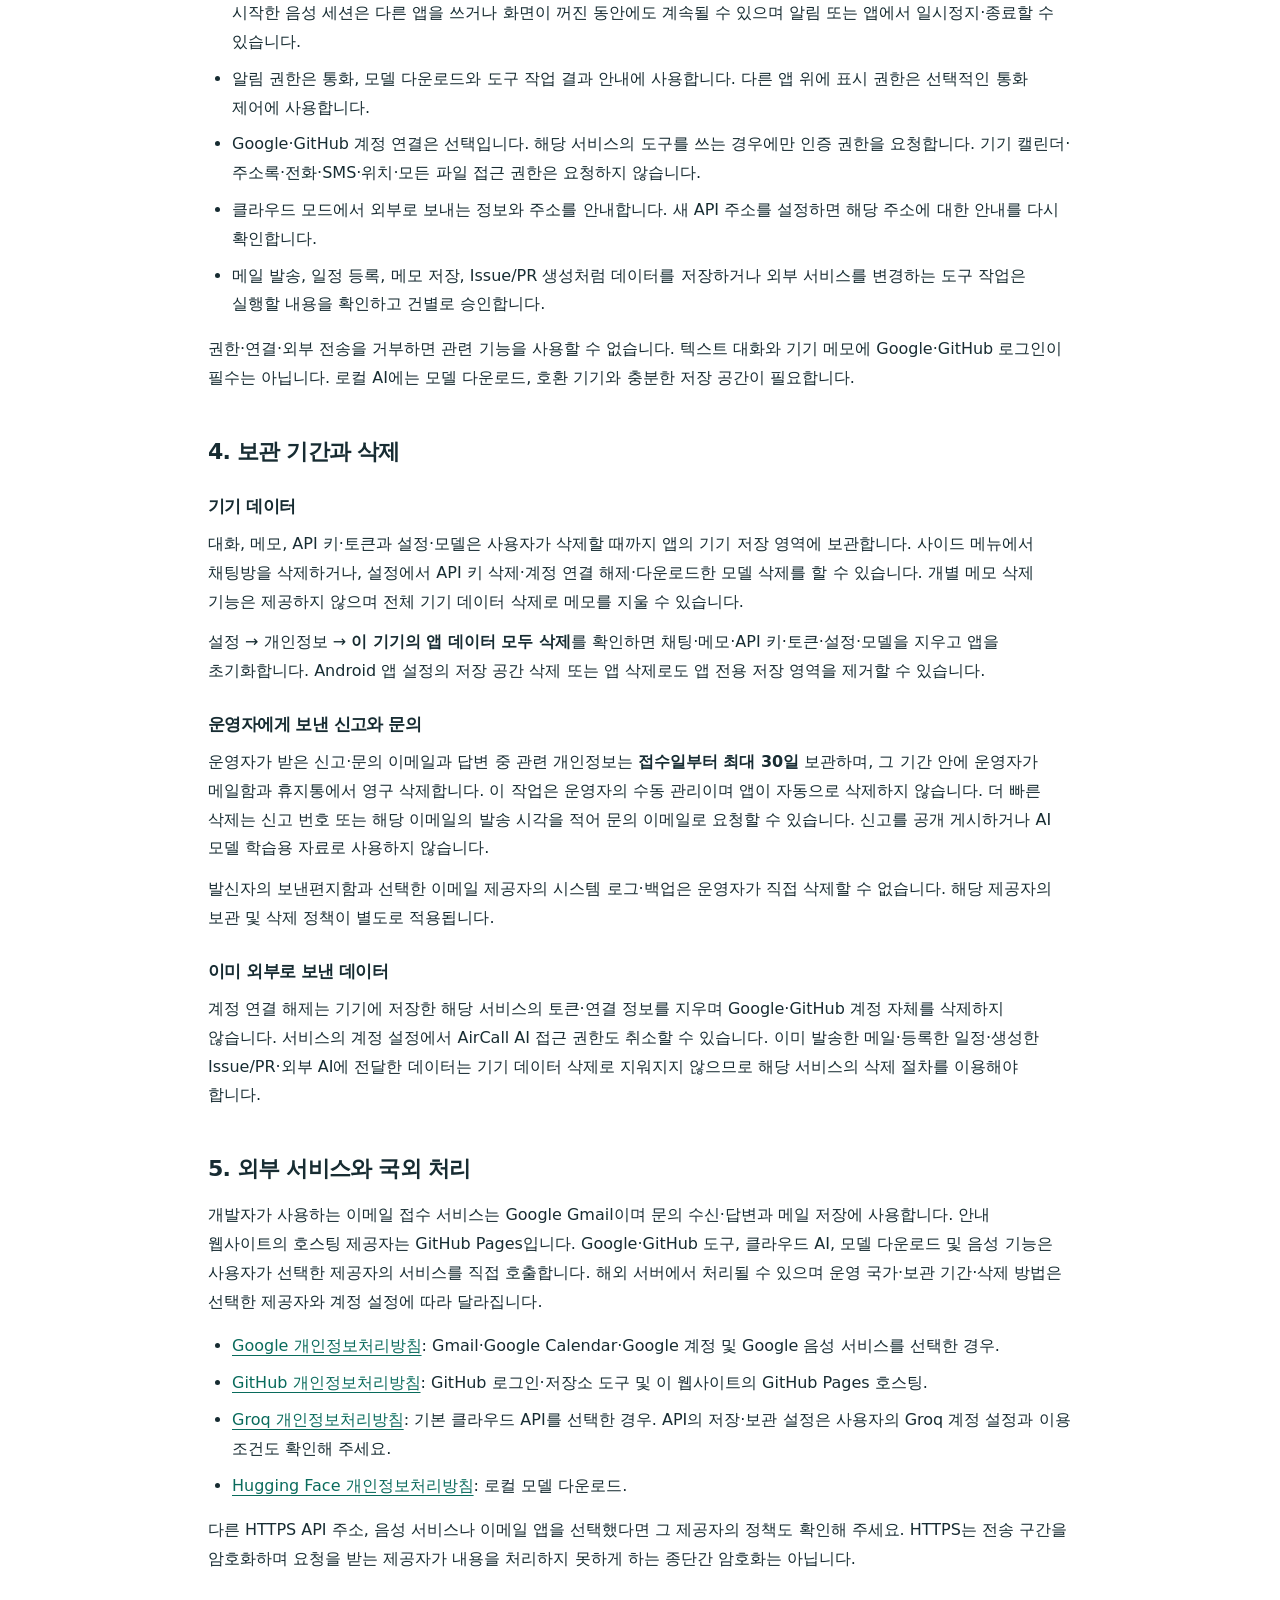
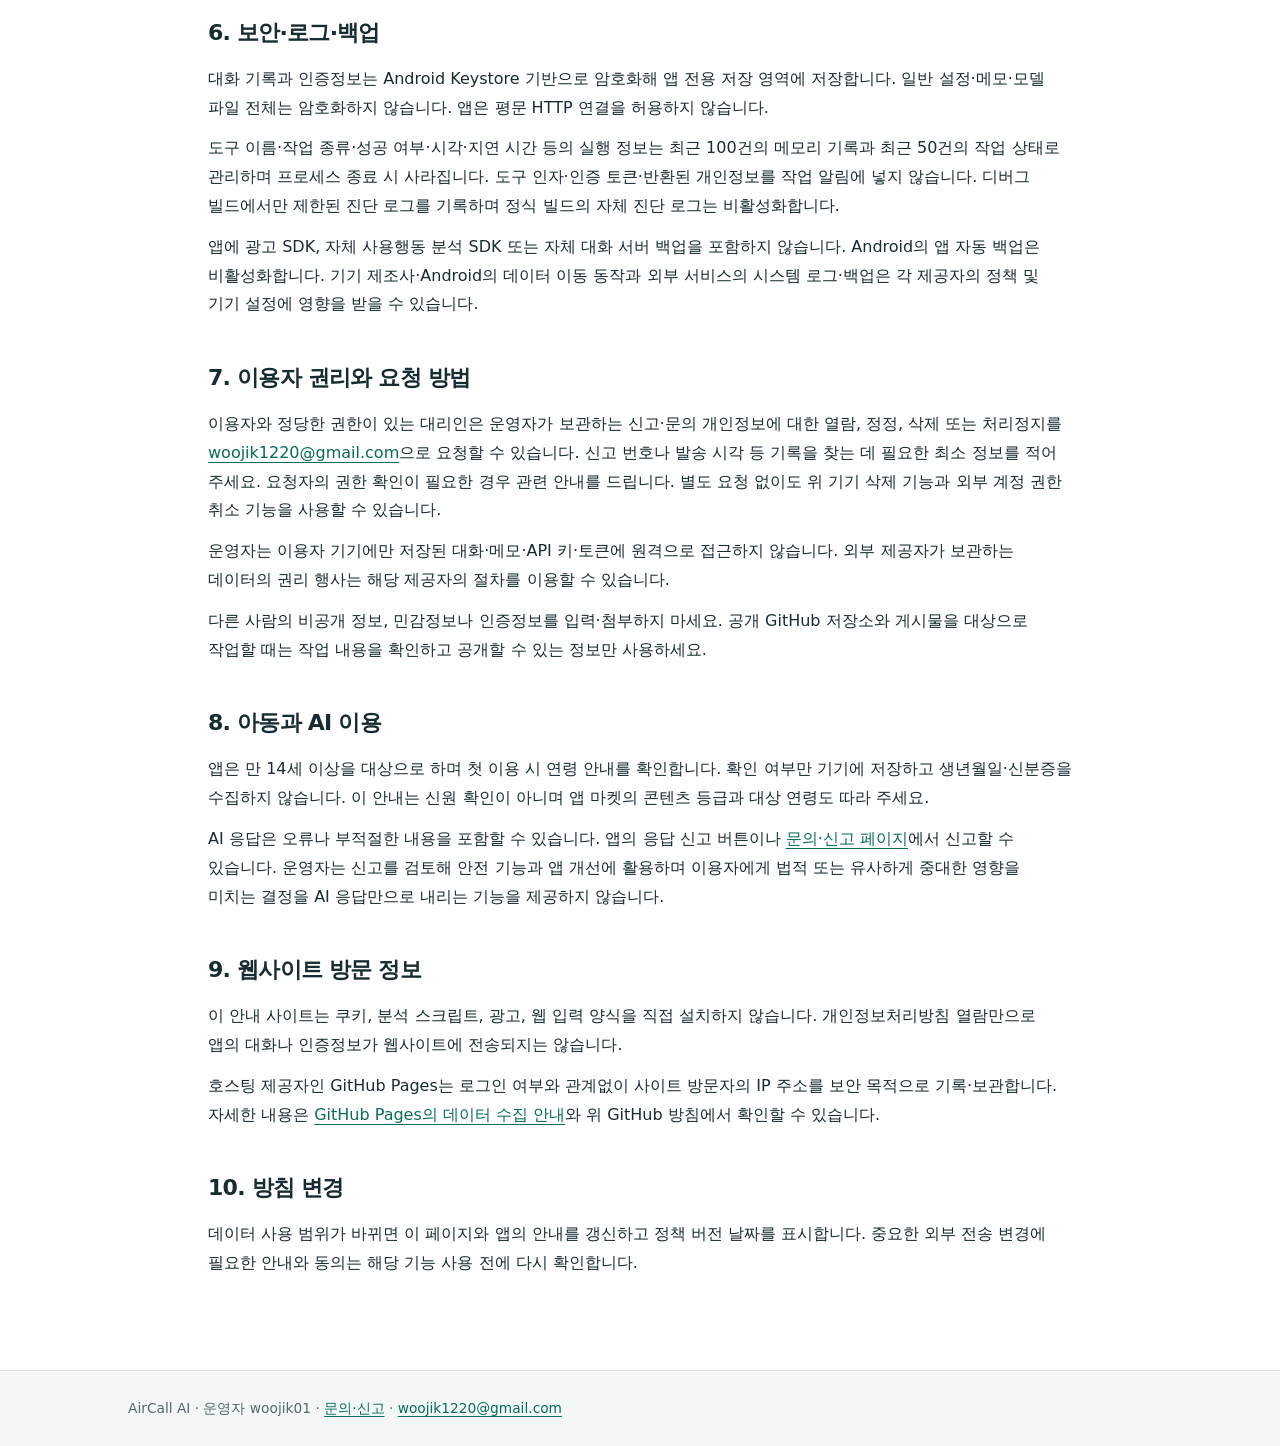
<file: docs/privacy-policy.html>
<!doctype html>
<html lang="ko">
<head>
  <meta charset="utf-8">
  <meta name="viewport" content="width=device-width, initial-scale=1">
  <meta name="description" content="AirCall AI Android 앱의 개인정보 처리 목적, 항목, 외부 전송, 보관 기간과 삭제 방법입니다.">
  <meta name="referrer" content="strict-origin-when-cross-origin">
  <meta http-equiv="Content-Security-Policy" content="default-src 'self'; script-src 'none'; style-src 'self'; object-src 'none'; base-uri 'self'; form-action 'none'">
  <title>개인정보처리방침 · AirCall AI</title>
  <link rel="stylesheet" href="site.css">
</head>
<body>
  <a class="skip" href="#main">본문으로 이동</a>
  <header class="site-header"><div class="bar">
    <a class="brand" href="index.html">AirCall AI</a>
    <nav aria-label="주 메뉴"><a href="index.html">안내</a><a href="privacy-policy.html" aria-current="page">개인정보처리방침</a><a href="support.html">문의·신고</a></nav>
  </div></header>
  <main id="main">
    <div class="eyebrow">Privacy Policy</div>
    <h1>개인정보처리방침</h1>
    <p class="lead">이 방침은 woojik01이 제공하는 AirCall AI Android 앱과 이 안내 웹사이트에 적용됩니다.</p>
    <p class="meta">시행일 및 정책 버전: 2026-10-05 · 문의: <a href="mailto:woojik1220@gmail.com">woojik1220@gmail.com</a></p>
    <div class="panel"><p>AirCall AI 자체의 서버 계정은 만들지 않습니다. 대화 기록과 인증정보는 기기에 저장합니다. 클라우드 AI, 음성 서비스, 외부 도구를 선택하면 해당 기능에 필요한 데이터가 선택한 제공자에게 전송됩니다.</p></div>
    <nav class="toc" aria-label="이 방침의 목차"><ol>
      <li><a href="#controller">운영자와 개인정보 문의</a></li><li><a href="#data">처리하는 정보와 목적</a></li><li><a href="#choices">권한·동의·선택</a></li><li><a href="#retention">보관 기간과 삭제</a></li><li><a href="#services">외부 서비스와 국외 처리</a></li><li><a href="#security">보안·로그·백업</a></li><li><a href="#rights">이용자 권리와 요청 방법</a></li><li><a href="#children">아동과 AI 이용</a></li><li><a href="#website">웹사이트 방문 정보</a></li><li><a href="#changes">방침 변경</a></li>
    </ol></nav>

    <section id="controller"><h2>1. 운영자와 개인정보 문의</h2>
      <dl><dt>공개 개발자명</dt><dd>woojik01</dd><dt>개인정보 보호업무·고충 처리 담당</dt><dd>AirCall AI 운영자</dd><dt>문의 및 권리 행사</dt><dd><a href="mailto:woojik1220@gmail.com">woojik1220@gmail.com</a></dd></dl>
      <p>개인정보 처리, 신고 기록 열람·정정·삭제, 처리정지 요청은 위 이메일 또는 앱의 문의 및 신고 기능으로 전달할 수 있습니다.</p>
    </section>

    <section id="data"><h2>2. 처리하는 정보와 목적</h2>
      <article class="data-flow"><h3>텍스트 대화와 채팅방</h3><p><span class="label">항목·목적:</span> 사용자가 입력한 대화, AI 응답, 채팅방 이름을 대화 기능과 기록 조회에 사용합니다. 음성 인식으로 얻은 텍스트도 대화에 포함됩니다.</p><p><span class="label">저장·전송:</span> 채팅방 이름과 대화 기록은 앱 전용 기기 저장 영역에 암호화해 저장합니다. 로컬 텍스트 추론에는 외부 AI 서버로 전송하지 않습니다. 클라우드 모드에서는 대화 이력과 응답에 필요한 도구 결과를 설정한 API로 전송합니다.</p></article>
      <article class="data-flow"><h3>기기 메모와 일반 설정</h3><p><span class="label">항목·목적:</span> 메모 내용과 생성 시각, 테마·AI 모드·모델·서비스 주소 등의 설정, 기능 전송 안내와 연령 안내 확인 여부를 기능 제공에 사용합니다.</p><p><span class="label">저장·전송:</span> 앱 전용 기기 저장 영역에 저장합니다. 메모와 일반 설정 전체를 암호화하지는 않습니다. 메모 도구 자체는 네트워크를 사용하지 않지만, 검색·조회한 메모가 AI의 응답에 사용될 수 있으며 클라우드 모드에서는 해당 AI 제공자에게 전달될 수 있습니다.</p></article>
      <article class="data-flow"><h3>로컬 AI와 모델 다운로드</h3><p><span class="label">항목·목적:</span> 선택한 모델과 대화 텍스트를 기기에서 응답을 생성하는 데 사용합니다.</p><p><span class="label">저장·전송:</span> 모델 파일은 앱 전용 저장 영역에 저장하며 전체 파일을 암호화하지는 않습니다. Hugging Face와 연결된 모델 배포 서버에서 모델을 다운로드합니다. 다운로드 서버는 IP 주소 등 통신에 필요한 네트워크 정보를 처리할 수 있습니다. 모델을 받은 뒤 수행하는 로컬 AI 텍스트 추론은 대화를 외부 AI 서버로 보내지 않습니다.</p></article>
      <article class="data-flow"><h3>클라우드 AI와 API 키</h3><p><span class="label">항목·목적:</span> 대화 텍스트·대화 이력·응답에 필요한 도구 결과, 선택한 모델 이름과 API 키를 응답 생성과 요청 인증에 사용합니다. 기본 클라우드 제공자는 Groq이며 사용자가 다른 호환 HTTPS API로 변경할 수 있습니다.</p><p><span class="label">저장·전송:</span> API 키는 기기에 암호화해 저장합니다. 사용자가 해당 주소의 전송 안내에 동의한 뒤 앱이 선택한 API를 직접 호출합니다. 개발자의 별도 AI 중계 서버를 거치지 않습니다. 해당 서버는 대화와 인증용 키를 처리합니다.</p></article>
      <article class="data-flow"><h3>음성 대화</h3><p><span class="label">항목·목적:</span> 마이크 음성은 텍스트로 인식하고 AI 응답 텍스트는 음성으로 출력합니다.</p><p><span class="label">저장·전송:</span> Android 음성 인식과 TTS 서비스를 이용합니다. 선택된 서비스·언어·기기 설정에 따라 음성과 텍스트가 서비스 제공자의 서버에 전송될 수 있습니다. 로컬 AI를 선택해도 음성 서비스의 오프라인 동작을 보장하지 않습니다. 앱은 원본 음성 녹음 파일을 자체 저장하지 않습니다. 인식된 텍스트는 대화 기록에 저장됩니다.</p></article>
      <article class="data-flow"><h3>Google·GitHub 계정과 도구</h3><p><span class="label">항목·목적:</span> 사용자가 승인한 서비스의 인증 토큰과 연결 표시 정보, 도구 요청·결과를 사용합니다. GitHub에서는 저장소·파일 조회와 Issue/PR 생성, Google에서는 Gmail 메일 발송과 기본 캘린더 일정 조회·등록을 지원합니다.</p><p><span class="label">저장·전송:</span> 토큰과 저장되는 계정 표시 정보는 기기에 암호화해 저장합니다. 인증과 도구 실행에는 해당 제공자와 통신합니다. 수신 이메일 주소·메일 제목·본문, 일정 제목·시간, 저장소·파일·Issue/PR의 요청 데이터가 실행에 따라 해당 서비스로 전달됩니다. Google의 현재 구현은 단기 액세스 토큰을 사용하며 앱이 Google 새로고침 토큰을 보관하지 않습니다. Google 인증 권한은 Gmail 발송과 캘린더 이벤트이며 메일함 읽기 기능을 제공하지 않습니다.</p><p>도구의 조회 결과와 실행 결과는 AI 응답 생성에 사용되며 클라우드 모드에서는 설정한 AI 제공자에게도 전달될 수 있습니다. GitHub에 만든 공개 Issue/PR와 발송한 메일 등은 해당 서비스의 공개 범위와 수신자에 따라 다른 사람에게 보일 수 있습니다.</p></article>
      <article class="data-flow"><h3>AI 응답 신고와 문의 이메일</h3><p><span class="label">항목·목적:</span> 신고 번호, 분류, 사용자가 작성한 내용, 앱 버전, Android API 버전을 문의 해결과 안전성 검토에 사용합니다. 사용자가 함께 보내기를 선택한 AI 응답만 첨부하며 전송 전에 수정할 수 있습니다.</p><p><span class="label">저장·전송:</span> 현재 접수 방법은 <a href="mailto:woojik1220@gmail.com">woojik1220@gmail.com</a>으로 보내는 이메일입니다. 앱은 이메일 앱에서 수정 가능한 초안을 엽니다. 이메일 앱에서 실제로 보내야 운영자에게 전달되며 초안을 연 것만으로 접수가 완료되지 않습니다. 이메일 발송 과정에서 발신자 이메일 주소, 표시 이름, 발송 시각과 메일 전송 정보가 이메일 서비스에 의해 추가될 수 있습니다.</p><p>신고 본문에 전체 대화, API 키, 로그인 토큰, 지속적인 기기 식별자를 자동 첨부하지 않습니다. 본문에 직접 적은 개인정보는 이메일에 포함되므로 보내기 전에 불필요한 내용을 지워 주세요. 현재 자동 신고 접수 HTTPS 서비스와 Google Sheets 신고 저장소는 운영하지 않습니다.</p></article>
    </section>

    <section id="choices"><h2>3. 권한·동의·선택</h2>
      <ul><li>마이크 권한은 음성 대화를 시작할 때 요청합니다. 음성 서비스의 데이터 사용 안내와 동의를 확인합니다. 사용자가 시작한 음성 세션은 다른 앱을 쓰거나 화면이 꺼진 동안에도 계속될 수 있으며 알림 또는 앱에서 일시정지·종료할 수 있습니다.</li><li>알림 권한은 통화, 모델 다운로드와 도구 작업 결과 안내에 사용합니다. 다른 앱 위에 표시 권한은 선택적인 통화 제어에 사용합니다.</li><li>Google·GitHub 계정 연결은 선택입니다. 해당 서비스의 도구를 쓰는 경우에만 인증 권한을 요청합니다. 기기 캘린더·주소록·전화·SMS·위치·모든 파일 접근 권한은 요청하지 않습니다.</li><li>클라우드 모드에서 외부로 보내는 정보와 주소를 안내합니다. 새 API 주소를 설정하면 해당 주소에 대한 안내를 다시 확인합니다.</li><li>메일 발송, 일정 등록, 메모 저장, Issue/PR 생성처럼 데이터를 저장하거나 외부 서비스를 변경하는 도구 작업은 실행할 내용을 확인하고 건별로 승인합니다.</li></ul>
      <p>권한·연결·외부 전송을 거부하면 관련 기능을 사용할 수 없습니다. 텍스트 대화와 기기 메모에 Google·GitHub 로그인이 필수는 아닙니다. 로컬 AI에는 모델 다운로드, 호환 기기와 충분한 저장 공간이 필요합니다.</p>
    </section>

    <section id="retention"><h2>4. 보관 기간과 삭제</h2>
      <h3>기기 데이터</h3><p>대화, 메모, API 키·토큰과 설정·모델은 사용자가 삭제할 때까지 앱의 기기 저장 영역에 보관합니다. 사이드 메뉴에서 채팅방을 삭제하거나, 설정에서 API 키 삭제·계정 연결 해제·다운로드한 모델 삭제를 할 수 있습니다. 개별 메모 삭제 기능은 제공하지 않으며 전체 기기 데이터 삭제로 메모를 지울 수 있습니다.</p>
      <p>설정 → 개인정보 → <strong>이 기기의 앱 데이터 모두 삭제</strong>를 확인하면 채팅·메모·API 키·토큰·설정·모델을 지우고 앱을 초기화합니다. Android 앱 설정의 저장 공간 삭제 또는 앱 삭제로도 앱 전용 저장 영역을 제거할 수 있습니다.</p>
      <h3>운영자에게 보낸 신고와 문의</h3><p>운영자가 받은 신고·문의 이메일과 답변 중 관련 개인정보는 <strong>접수일부터 최대 30일</strong> 보관하며, 그 기간 안에 운영자가 메일함과 휴지통에서 영구 삭제합니다. 이 작업은 운영자의 수동 관리이며 앱이 자동으로 삭제하지 않습니다. 더 빠른 삭제는 신고 번호 또는 해당 이메일의 발송 시각을 적어 문의 이메일로 요청할 수 있습니다. 신고를 공개 게시하거나 AI 모델 학습용 자료로 사용하지 않습니다.</p>
      <p>발신자의 보낸편지함과 선택한 이메일 제공자의 시스템 로그·백업은 운영자가 직접 삭제할 수 없습니다. 해당 제공자의 보관 및 삭제 정책이 별도로 적용됩니다.</p>
      <h3>이미 외부로 보낸 데이터</h3><p>계정 연결 해제는 기기에 저장한 해당 서비스의 토큰·연결 정보를 지우며 Google·GitHub 계정 자체를 삭제하지 않습니다. 서비스의 계정 설정에서 AirCall AI 접근 권한도 취소할 수 있습니다. 이미 발송한 메일·등록한 일정·생성한 Issue/PR·외부 AI에 전달한 데이터는 기기 데이터 삭제로 지워지지 않으므로 해당 서비스의 삭제 절차를 이용해야 합니다.</p>
    </section>

    <section id="services"><h2>5. 외부 서비스와 국외 처리</h2>
      <p>개발자가 사용하는 이메일 접수 서비스는 Google Gmail이며 문의 수신·답변과 메일 저장에 사용합니다. 안내 웹사이트의 호스팅 제공자는 GitHub Pages입니다. Google·GitHub 도구, 클라우드 AI, 모델 다운로드 및 음성 기능은 사용자가 선택한 제공자의 서비스를 직접 호출합니다. 해외 서버에서 처리될 수 있으며 운영 국가·보관 기간·삭제 방법은 선택한 제공자와 계정 설정에 따라 달라집니다.</p>
      <ul><li><a href="https://policies.google.com/privacy?hl=ko">Google 개인정보처리방침</a>: Gmail·Google Calendar·Google 계정 및 Google 음성 서비스를 선택한 경우.</li><li><a href="https://docs.github.com/en/site-policy/privacy-policies/github-general-privacy-statement">GitHub 개인정보처리방침</a>: GitHub 로그인·저장소 도구 및 이 웹사이트의 GitHub Pages 호스팅.</li><li><a href="https://groq.com/privacy-policy">Groq 개인정보처리방침</a>: 기본 클라우드 API를 선택한 경우. API의 저장·보관 설정은 사용자의 Groq 계정 설정과 이용 조건도 확인해 주세요.</li><li><a href="https://huggingface.co/privacy">Hugging Face 개인정보처리방침</a>: 로컬 모델 다운로드.</li></ul>
      <p>다른 HTTPS API 주소, 음성 서비스나 이메일 앱을 선택했다면 그 제공자의 정책도 확인해 주세요. HTTPS는 전송 구간을 암호화하며 요청을 받는 제공자가 내용을 처리하지 못하게 하는 종단간 암호화는 아닙니다.</p>
    </section>

    <section id="security"><h2>6. 보안·로그·백업</h2>
      <p>대화 기록과 인증정보는 Android Keystore 기반으로 암호화해 앱 전용 저장 영역에 저장합니다. 일반 설정·메모·모델 파일 전체는 암호화하지 않습니다. 앱은 평문 HTTP 연결을 허용하지 않습니다.</p>
      <p>도구 이름·작업 종류·성공 여부·시각·지연 시간 등의 실행 정보는 최근 100건의 메모리 기록과 최근 50건의 작업 상태로 관리하며 프로세스 종료 시 사라집니다. 도구 인자·인증 토큰·반환된 개인정보를 작업 알림에 넣지 않습니다. 디버그 빌드에서만 제한된 진단 로그를 기록하며 정식 빌드의 자체 진단 로그는 비활성화합니다.</p>
      <p>앱에 광고 SDK, 자체 사용행동 분석 SDK 또는 자체 대화 서버 백업을 포함하지 않습니다. Android의 앱 자동 백업은 비활성화합니다. 기기 제조사·Android의 데이터 이동 동작과 외부 서비스의 시스템 로그·백업은 각 제공자의 정책 및 기기 설정에 영향을 받을 수 있습니다.</p>
    </section>

    <section id="rights"><h2>7. 이용자 권리와 요청 방법</h2>
      <p>이용자와 정당한 권한이 있는 대리인은 운영자가 보관하는 신고·문의 개인정보에 대한 열람, 정정, 삭제 또는 처리정지를 <a href="mailto:woojik1220@gmail.com">woojik1220@gmail.com</a>으로 요청할 수 있습니다. 신고 번호나 발송 시각 등 기록을 찾는 데 필요한 최소 정보를 적어 주세요. 요청자의 권한 확인이 필요한 경우 관련 안내를 드립니다. 별도 요청 없이도 위 기기 삭제 기능과 외부 계정 권한 취소 기능을 사용할 수 있습니다.</p>
      <p>운영자는 이용자 기기에만 저장된 대화·메모·API 키·토큰에 원격으로 접근하지 않습니다. 외부 제공자가 보관하는 데이터의 권리 행사는 해당 제공자의 절차를 이용할 수 있습니다.</p>
      <p>다른 사람의 비공개 정보, 민감정보나 인증정보를 입력·첨부하지 마세요. 공개 GitHub 저장소와 게시물을 대상으로 작업할 때는 작업 내용을 확인하고 공개할 수 있는 정보만 사용하세요.</p>
    </section>

    <section id="children"><h2>8. 아동과 AI 이용</h2>
      <p>앱은 만 14세 이상을 대상으로 하며 첫 이용 시 연령 안내를 확인합니다. 확인 여부만 기기에 저장하고 생년월일·신분증을 수집하지 않습니다. 이 안내는 신원 확인이 아니며 앱 마켓의 콘텐츠 등급과 대상 연령도 따라 주세요.</p>
      <p>AI 응답은 오류나 부적절한 내용을 포함할 수 있습니다. 앱의 응답 신고 버튼이나 <a href="support.html">문의·신고 페이지</a>에서 신고할 수 있습니다. 운영자는 신고를 검토해 안전 기능과 앱 개선에 활용하며 이용자에게 법적 또는 유사하게 중대한 영향을 미치는 결정을 AI 응답만으로 내리는 기능을 제공하지 않습니다.</p>
    </section>

    <section id="website"><h2>9. 웹사이트 방문 정보</h2>
      <p>이 안내 사이트는 쿠키, 분석 스크립트, 광고, 웹 입력 양식을 직접 설치하지 않습니다. 개인정보처리방침 열람만으로 앱의 대화나 인증정보가 웹사이트에 전송되지는 않습니다.</p>
      <p>호스팅 제공자인 GitHub Pages는 로그인 여부와 관계없이 사이트 방문자의 IP 주소를 보안 목적으로 기록·보관합니다. 자세한 내용은 <a href="https://docs.github.com/en/pages/getting-started-with-github-pages/what-is-github-pages#data-collection">GitHub Pages의 데이터 수집 안내</a>와 위 GitHub 방침에서 확인할 수 있습니다.</p>
    </section>

    <section id="changes"><h2>10. 방침 변경</h2><p>데이터 사용 범위가 바뀌면 이 페이지와 앱의 안내를 갱신하고 정책 버전 날짜를 표시합니다. 중요한 외부 전송 변경에 필요한 안내와 동의는 해당 기능 사용 전에 다시 확인합니다.</p></section>
  </main>
  <footer><div class="footer-inner">AirCall AI · 운영자 woojik01 · <a href="support.html">문의·신고</a> · <a href="mailto:woojik1220@gmail.com">woojik1220@gmail.com</a></div></footer>
</body>
</html>
</file>
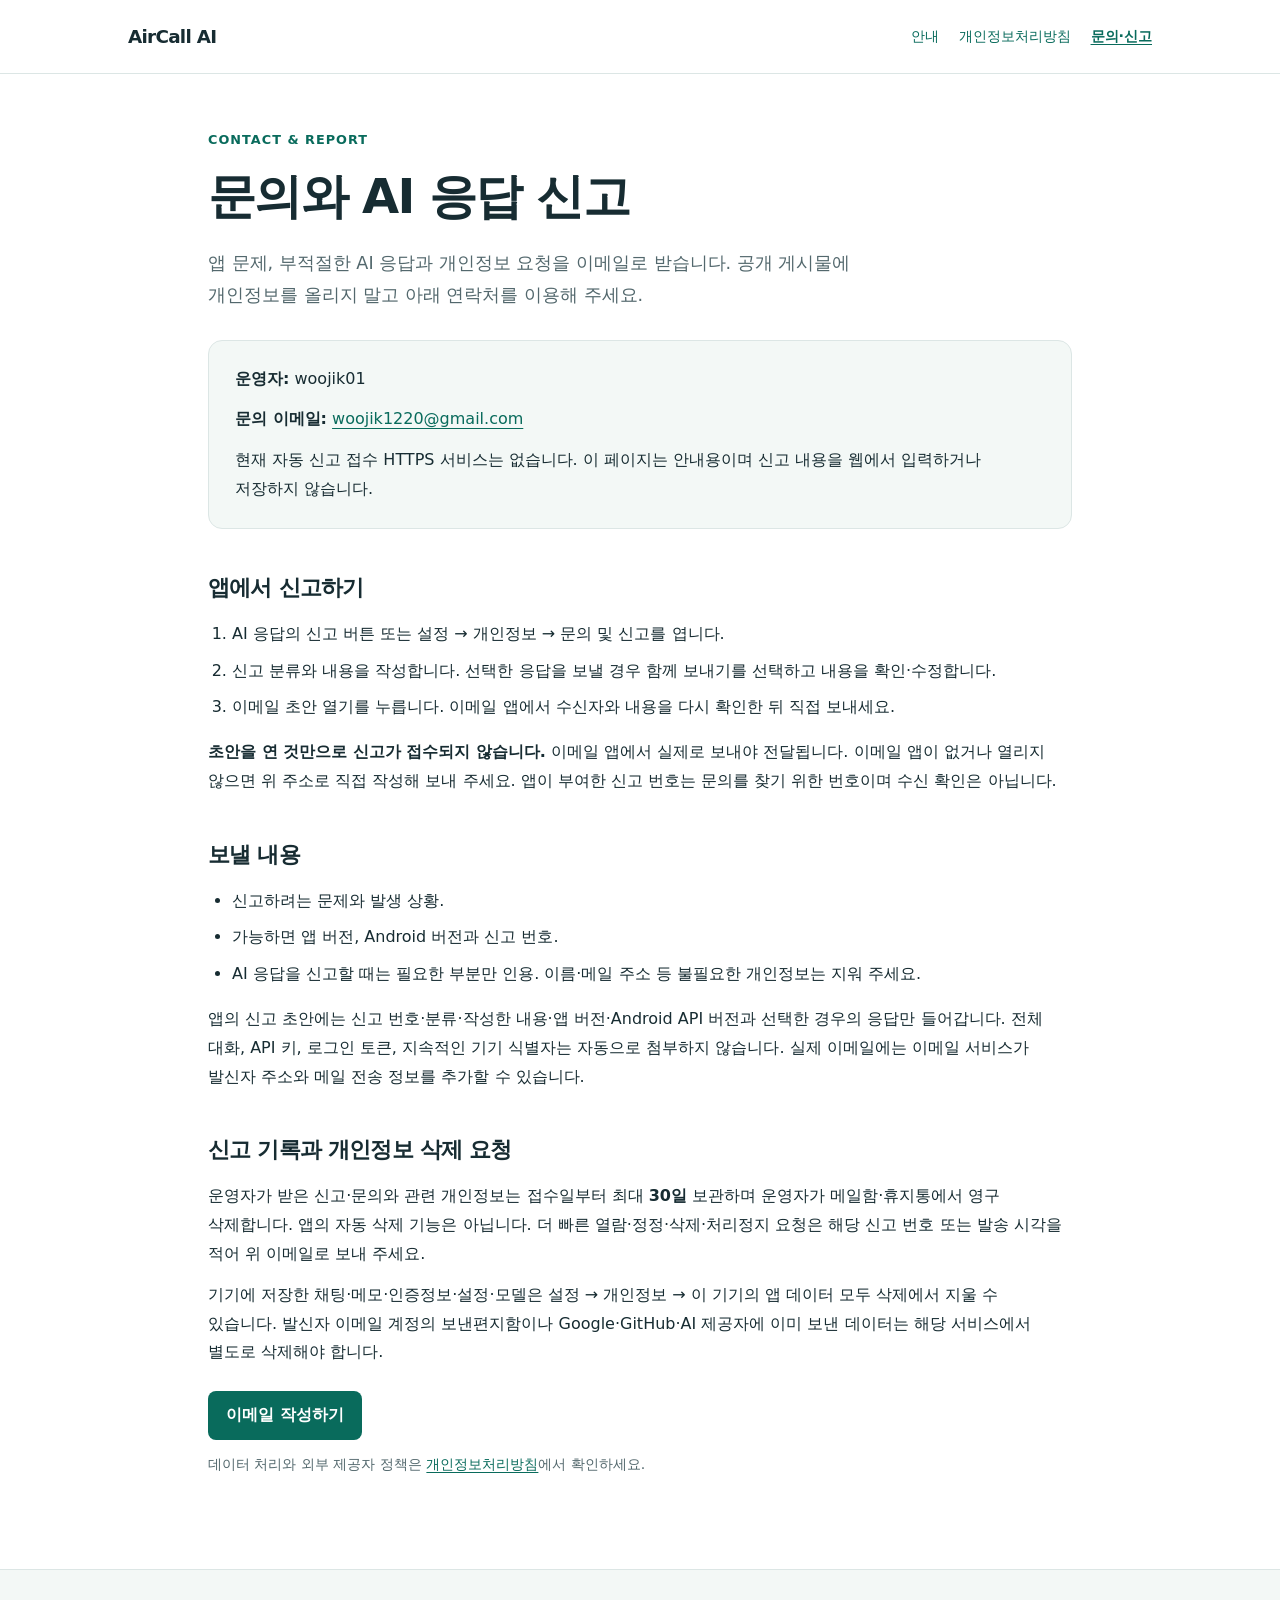
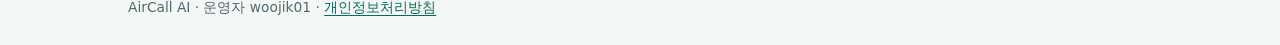
<file: docs/support.html>
<!doctype html>
<html lang="ko">
<head>
  <meta charset="utf-8">
  <meta name="viewport" content="width=device-width, initial-scale=1">
  <meta name="description" content="AirCall AI 앱 문의, AI 응답 신고와 개인정보 삭제 요청 방법입니다.">
  <meta name="referrer" content="strict-origin-when-cross-origin">
  <meta http-equiv="Content-Security-Policy" content="default-src 'self'; script-src 'none'; style-src 'self'; object-src 'none'; base-uri 'self'; form-action 'none'">
  <title>문의·신고 · AirCall AI</title>
  <link rel="stylesheet" href="site.css">
</head>
<body>
  <a class="skip" href="#main">본문으로 이동</a>
  <header class="site-header"><div class="bar">
    <a class="brand" href="index.html">AirCall AI</a>
    <nav aria-label="주 메뉴"><a href="index.html">안내</a><a href="privacy-policy.html">개인정보처리방침</a><a href="support.html" aria-current="page">문의·신고</a></nav>
  </div></header>
  <main id="main">
    <div class="eyebrow">Contact &amp; Report</div><h1>문의와 AI 응답 신고</h1>
    <p class="lead">앱 문제, 부적절한 AI 응답과 개인정보 요청을 이메일로 받습니다. 공개 게시물에 개인정보를 올리지 말고 아래 연락처를 이용해 주세요.</p>
    <div class="panel"><p><strong>운영자:</strong> woojik01</p><p><strong>문의 이메일:</strong> <a href="mailto:woojik1220@gmail.com">woojik1220@gmail.com</a></p><p>현재 자동 신고 접수 HTTPS 서비스는 없습니다. 이 페이지는 안내용이며 신고 내용을 웹에서 입력하거나 저장하지 않습니다.</p></div>
    <h2>앱에서 신고하기</h2>
    <ol><li>AI 응답의 신고 버튼 또는 설정 → 개인정보 → 문의 및 신고를 엽니다.</li><li>신고 분류와 내용을 작성합니다. 선택한 응답을 보낼 경우 함께 보내기를 선택하고 내용을 확인·수정합니다.</li><li>이메일 초안 열기를 누릅니다. 이메일 앱에서 수신자와 내용을 다시 확인한 뒤 직접 보내세요.</li></ol>
    <p><strong>초안을 연 것만으로 신고가 접수되지 않습니다.</strong> 이메일 앱에서 실제로 보내야 전달됩니다. 이메일 앱이 없거나 열리지 않으면 위 주소로 직접 작성해 보내 주세요. 앱이 부여한 신고 번호는 문의를 찾기 위한 번호이며 수신 확인은 아닙니다.</p>
    <h2>보낼 내용</h2>
    <ul><li>신고하려는 문제와 발생 상황.</li><li>가능하면 앱 버전, Android 버전과 신고 번호.</li><li>AI 응답을 신고할 때는 필요한 부분만 인용. 이름·메일 주소 등 불필요한 개인정보는 지워 주세요.</li></ul>
    <p>앱의 신고 초안에는 신고 번호·분류·작성한 내용·앱 버전·Android API 버전과 선택한 경우의 응답만 들어갑니다. 전체 대화, API 키, 로그인 토큰, 지속적인 기기 식별자는 자동으로 첨부하지 않습니다. 실제 이메일에는 이메일 서비스가 발신자 주소와 메일 전송 정보를 추가할 수 있습니다.</p>
    <h2>신고 기록과 개인정보 삭제 요청</h2>
    <p>운영자가 받은 신고·문의와 관련 개인정보는 접수일부터 최대 <strong>30일</strong> 보관하며 운영자가 메일함·휴지통에서 영구 삭제합니다. 앱의 자동 삭제 기능은 아닙니다. 더 빠른 열람·정정·삭제·처리정지 요청은 해당 신고 번호 또는 발송 시각을 적어 위 이메일로 보내 주세요.</p>
    <p>기기에 저장한 채팅·메모·인증정보·설정·모델은 설정 → 개인정보 → 이 기기의 앱 데이터 모두 삭제에서 지울 수 있습니다. 발신자 이메일 계정의 보낸편지함이나 Google·GitHub·AI 제공자에 이미 보낸 데이터는 해당 서비스에서 별도로 삭제해야 합니다.</p>
    <a class="button" href="mailto:woojik1220@gmail.com?subject=AirCall%20AI%20%EB%AC%B8%EC%9D%98">이메일 작성하기</a>
    <p class="small">데이터 처리와 외부 제공자 정책은 <a href="privacy-policy.html">개인정보처리방침</a>에서 확인하세요.</p>
  </main>
  <footer><div class="footer-inner">AirCall AI · 운영자 woojik01 · <a href="privacy-policy.html">개인정보처리방침</a></div></footer>
</body>
</html>
</file>
<file: site.css>
:root{color-scheme:light;--ink:#172c32;--muted:#53686d;--line:#dce6e5;--accent:#096b5c;--surface:#f3f8f6;--paper:#fff}
*{box-sizing:border-box}
html{scroll-behavior:smooth}
body{margin:0;background:var(--paper);color:var(--ink);font-family:system-ui,-apple-system,BlinkMacSystemFont,"Segoe UI",sans-serif;line-height:1.8;word-break:keep-all;overflow-wrap:anywhere}
a{color:var(--accent);text-underline-offset:.22em}
a:hover{text-decoration-thickness:2px}
a:focus-visible{outline:3px solid var(--accent);outline-offset:5px;border-radius:2px}
.skip{position:absolute;left:16px;top:-100px;background:var(--paper);padding:8px 16px;z-index:5}.skip:focus{top:12px}
.site-header{border-bottom:1px solid var(--line);background:var(--paper)}
.bar{max-width:1080px;margin:auto;padding:20px 28px;display:flex;align-items:center;justify-content:space-between;gap:16px;flex-wrap:wrap}
.brand{font-size:1.15rem;font-weight:750;color:var(--ink);text-decoration:none;letter-spacing:-.04em}
nav{display:flex;gap:20px;flex-wrap:wrap;font-size:.9rem}nav a{text-decoration:none}nav a[aria-current=page]{font-weight:750;text-decoration:underline}
main{max-width:920px;margin:0 auto;padding:54px 28px 80px}
.eyebrow{font-size:.8rem;font-weight:700;letter-spacing:.08em;color:var(--accent);text-transform:uppercase}
h1,h2,h3{line-height:1.4;letter-spacing:-.035em}h1{font-size:clamp(2rem,5vw,3rem);margin:12px 0 18px}h2{font-size:1.38rem;margin:44px 0 16px}h3{font-size:1.08rem;margin:26px 0 8px}
p{margin:12px 0}.lead{font-size:1.1rem;max-width:680px;color:var(--muted)}.meta{font-size:.9rem;color:var(--muted)}
.panel{margin:28px 0;padding:24px 26px;background:var(--surface);border:1px solid var(--line);border-radius:14px}.panel p:first-child{margin-top:0}.panel p:last-child{margin-bottom:0}
.cards{display:grid;grid-template-columns:repeat(2,minmax(0,1fr));gap:18px;margin:34px 0}.card{padding:25px;border:1px solid var(--line);border-radius:14px}.card h2{margin:0 0 12px}.card p{color:var(--muted)}
.button{display:inline-block;padding:10px 18px;background:var(--accent);color:#fff;border-radius:8px;text-decoration:none;font-weight:650;margin-top:12px}
.toc{padding:20px 24px;border-left:4px solid var(--accent);background:var(--surface)}.toc ol{margin:6px 0;padding-left:22px}.toc a{font-size:.95rem}
ul,ol{padding-left:24px}li{margin:8px 0}
dl{display:grid;grid-template-columns:130px 1fr;gap:9px 18px}dt{font-weight:650}dd{margin:0}
.data-flow{border-top:1px solid var(--line);padding:18px 0}.data-flow h3{margin-top:0}.data-flow p{margin:8px 0}.label{font-weight:650}
.small{font-size:.88rem;color:var(--muted)}
footer{border-top:1px solid var(--line);background:var(--surface)}.footer-inner{max-width:1080px;margin:auto;padding:25px 28px;font-size:.86rem;color:var(--muted)}
@media(max-width:600px){.bar{padding:18px 20px;gap:8px}nav{gap:14px;font-size:.82rem}main{padding:36px 20px 54px}h2{margin-top:34px}.panel{padding:20px}.cards{grid-template-columns:1fr}.card{padding:22px}dl{grid-template-columns:1fr;gap:0}dd{margin-bottom:12px}.footer-inner{padding:22px 20px}}
@media(prefers-reduced-motion:reduce){html{scroll-behavior:auto}}
</file>
<file: docs/site.css>
:root{color-scheme:light;--ink:#172c32;--muted:#53686d;--line:#dce6e5;--accent:#096b5c;--surface:#f3f8f6;--paper:#fff}
*{box-sizing:border-box}
html{scroll-behavior:smooth}
body{margin:0;background:var(--paper);color:var(--ink);font-family:system-ui,-apple-system,BlinkMacSystemFont,"Segoe UI",sans-serif;line-height:1.8;word-break:keep-all;overflow-wrap:anywhere}
a{color:var(--accent);text-underline-offset:.22em}
a:hover{text-decoration-thickness:2px}
a:focus-visible{outline:3px solid var(--accent);outline-offset:5px;border-radius:2px}
.skip{position:absolute;left:16px;top:-100px;background:var(--paper);padding:8px 16px;z-index:5}.skip:focus{top:12px}
.site-header{border-bottom:1px solid var(--line);background:var(--paper)}
.bar{max-width:1080px;margin:auto;padding:20px 28px;display:flex;align-items:center;justify-content:space-between;gap:16px;flex-wrap:wrap}
.brand{font-size:1.15rem;font-weight:750;color:var(--ink);text-decoration:none;letter-spacing:-.04em}
nav{display:flex;gap:20px;flex-wrap:wrap;font-size:.9rem}nav a{text-decoration:none}nav a[aria-current=page]{font-weight:750;text-decoration:underline}
main{max-width:920px;margin:0 auto;padding:54px 28px 80px}
.eyebrow{font-size:.8rem;font-weight:700;letter-spacing:.08em;color:var(--accent);text-transform:uppercase}
h1,h2,h3{line-height:1.4;letter-spacing:-.035em}h1{font-size:clamp(2rem,5vw,3rem);margin:12px 0 18px}h2{font-size:1.38rem;margin:44px 0 16px}h3{font-size:1.08rem;margin:26px 0 8px}
p{margin:12px 0}.lead{font-size:1.1rem;max-width:680px;color:var(--muted)}.meta{font-size:.9rem;color:var(--muted)}
.panel{margin:28px 0;padding:24px 26px;background:var(--surface);border:1px solid var(--line);border-radius:14px}.panel p:first-child{margin-top:0}.panel p:last-child{margin-bottom:0}
.cards{display:grid;grid-template-columns:repeat(2,minmax(0,1fr));gap:18px;margin:34px 0}.card{padding:25px;border:1px solid var(--line);border-radius:14px}.card h2{margin:0 0 12px}.card p{color:var(--muted)}
.button{display:inline-block;padding:10px 18px;background:var(--accent);color:#fff;border-radius:8px;text-decoration:none;font-weight:650;margin-top:12px}
.toc{padding:20px 24px;border-left:4px solid var(--accent);background:var(--surface)}.toc ol{margin:6px 0;padding-left:22px}.toc a{font-size:.95rem}
ul,ol{padding-left:24px}li{margin:8px 0}
dl{display:grid;grid-template-columns:130px 1fr;gap:9px 18px}dt{font-weight:650}dd{margin:0}
.data-flow{border-top:1px solid var(--line);padding:18px 0}.data-flow h3{margin-top:0}.data-flow p{margin:8px 0}.label{font-weight:650}
.small{font-size:.88rem;color:var(--muted)}
footer{border-top:1px solid var(--line);background:var(--surface)}.footer-inner{max-width:1080px;margin:auto;padding:25px 28px;font-size:.86rem;color:var(--muted)}
@media(max-width:600px){.bar{padding:18px 20px;gap:8px}nav{gap:14px;font-size:.82rem}main{padding:36px 20px 54px}h2{margin-top:34px}.panel{padding:20px}.cards{grid-template-columns:1fr}.card{padding:22px}dl{grid-template-columns:1fr;gap:0}dd{margin-bottom:12px}.footer-inner{padding:22px 20px}}
@media(prefers-reduced-motion:reduce){html{scroll-behavior:auto}}
</file>
